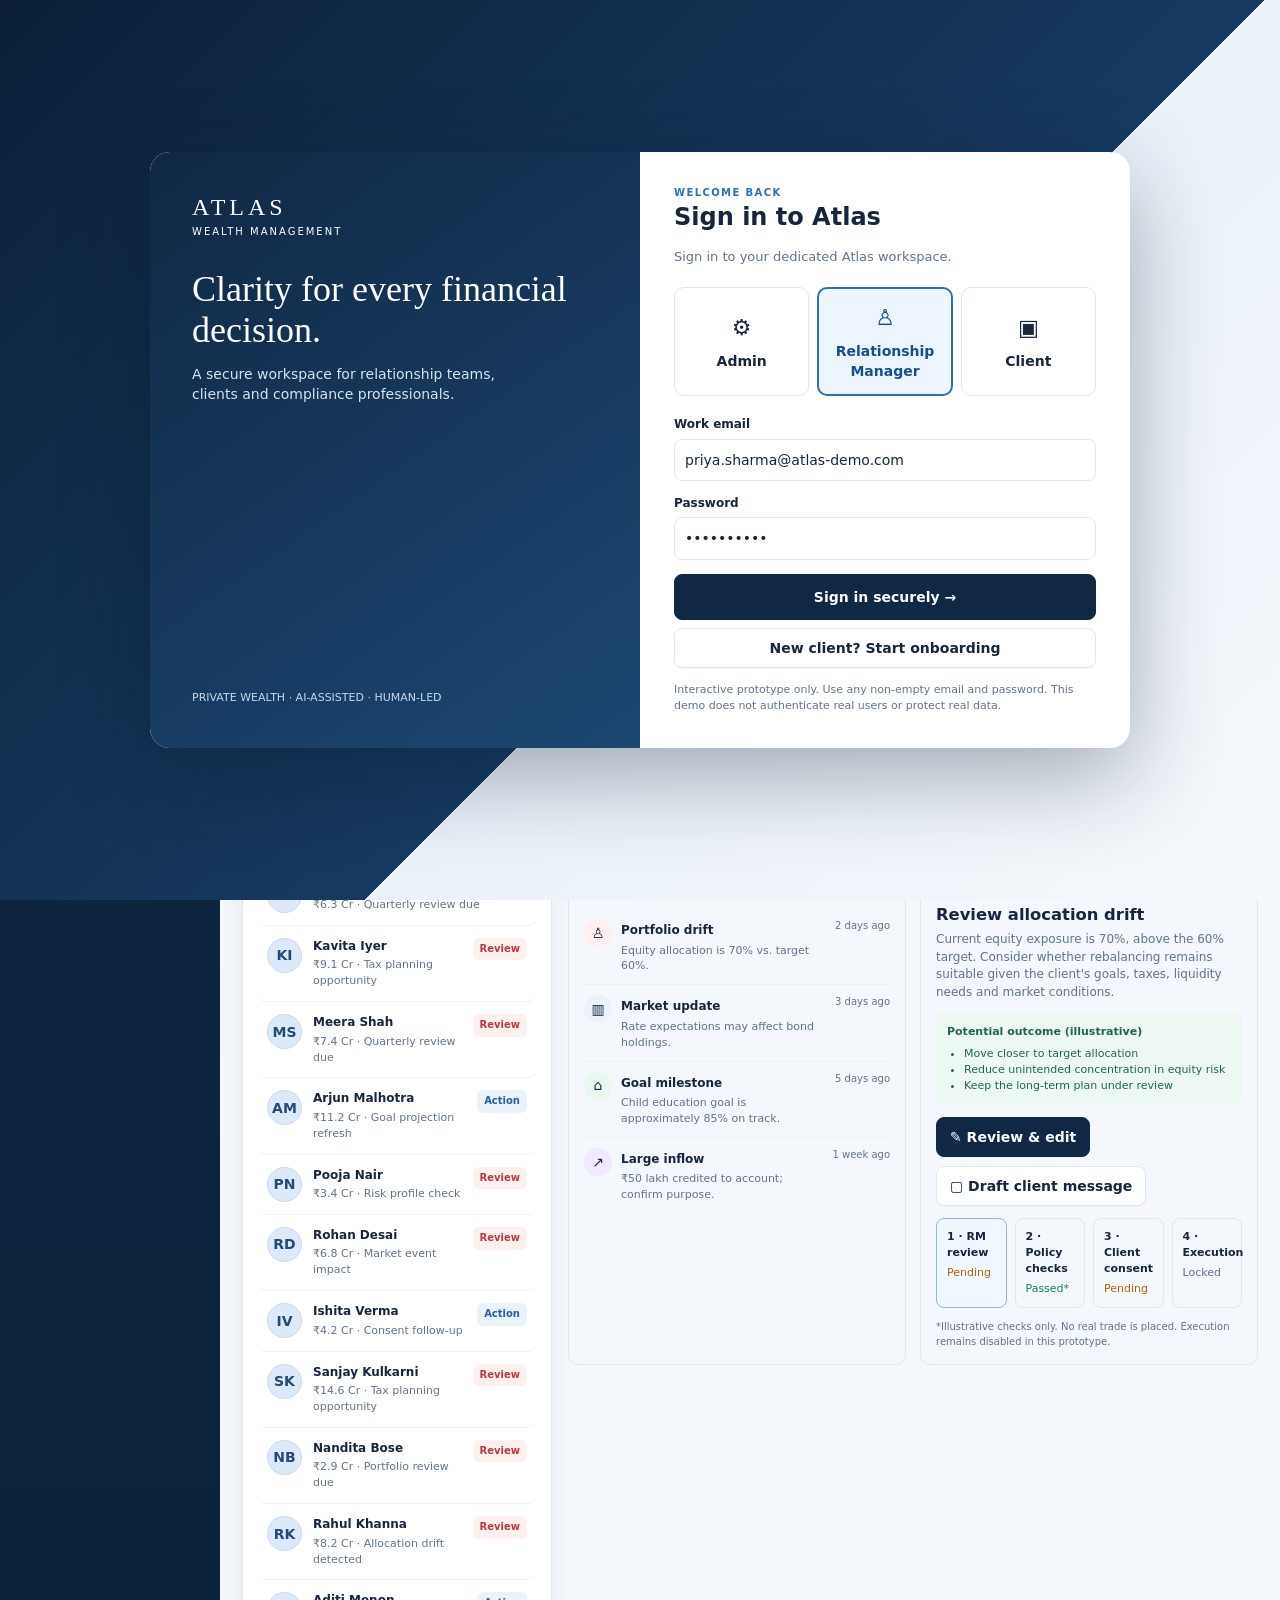
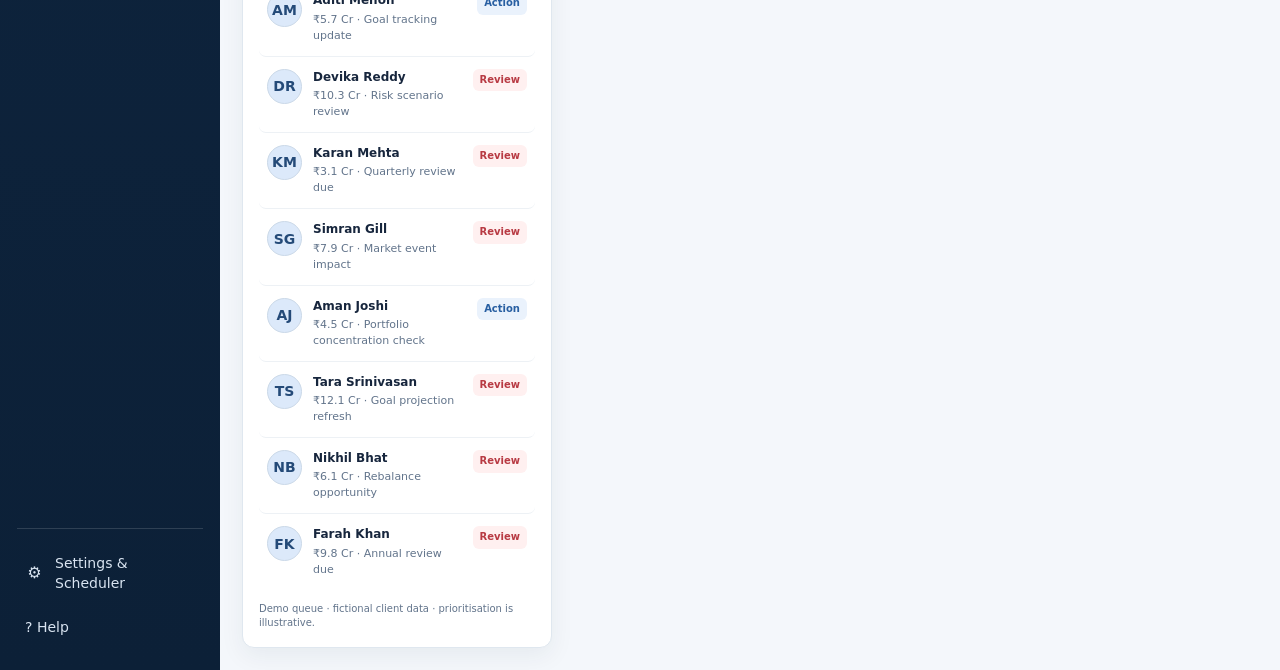
<file: reference/atlas_rm_workbench_original.html>
<!DOCTYPE html>
<html lang="en">
<head>
<meta charset="UTF-8">
<meta name="viewport" content="width=device-width, initial-scale=1">
<title>Atlas Wealth Management — RM Workbench</title>
<style>
:root{--navy:#102844;--navy2:#173a61;--blue:#2e6eb5;--blue2:#eaf2fc;--ink:#17263d;--muted:#62748b;--line:#dfe7ef;--bg:#f4f7fb;--white:#fff;--green:#13845b;--greenbg:#e8f7ef;--amber:#a96507;--amberbg:#fff3dc;--red:#b83a43;--redbg:#fff0f0;--shadow:0 8px 24px #132b4610}
*{box-sizing:border-box}body{margin:0;background:var(--bg);color:var(--ink);font:14px/1.45 Inter,ui-sans-serif,system-ui,-apple-system,BlinkMacSystemFont,"Segoe UI",sans-serif}button,input,select{font:inherit}button{cursor:pointer;border:0}button:focus-visible,input:focus-visible,select:focus-visible{outline:3px solid #8ab8f5;outline-offset:2px}.app{min-height:100vh}.topbar{height:66px;background:linear-gradient(100deg,#0c2037,#183655);color:#fff;display:flex;align-items:center;padding:0 22px;gap:24px;position:sticky;top:0;z-index:5;box-shadow:0 2px 12px #10284425}.brand{width:220px;flex-shrink:0;letter-spacing:3px;font-family:Georgia,serif;font-size:22px}.brand small{display:block;font:9px/1.3 system-ui;letter-spacing:2.4px;opacity:.8}.search{max-width:540px;flex:1;background:#ffffff18;border:1px solid #ffffff20;color:#fff;padding:10px 14px;border-radius:9px}.search::placeholder{color:#d6e0eb}.topright{margin-left:auto;display:flex;align-items:center;gap:14px}.userchip{display:flex;align-items:center;gap:9px;font-size:12px}.avatar{width:34px;height:34px;border-radius:50%;display:grid;place-items:center;background:#dce9fa;color:#244a78;font-weight:750;border:1px solid #cbd9e8}.topbutton{background:#fff;color:var(--navy);padding:9px 13px;border-radius:8px;font-weight:700}.layout{display:grid;grid-template-columns:220px minmax(0,1fr);min-height:calc(100vh - 66px)}.sidebar{background:linear-gradient(180deg,#102844,#0c2037);padding:20px 12px;color:#eaf1fa;display:flex;flex-direction:column;gap:5px}.nav{width:100%;text-align:left;color:#d9e4f1;background:transparent;padding:12px 13px;border-radius:8px;display:flex;gap:11px;align-items:center}.nav:hover,.nav.active{background:#2c5685;color:white}.nav.active{box-shadow:inset 3px 0 #79aefb}.nav .ico{width:20px;text-align:center;font-size:16px}.navsep{height:1px;background:#ffffff24;margin:12px 5px}.sidefoot{margin-top:auto}.main{padding:22px;min-width:0}.pagehead{display:flex;justify-content:space-between;align-items:center;gap:12px;margin-bottom:18px}.eyebrow{color:var(--blue);text-transform:uppercase;letter-spacing:1.4px;font-size:10px;font-weight:800}.pagehead h1{font-size:25px;margin:3px 0 2px;letter-spacing:-.5px}.sub{color:var(--muted);font-size:13px}.actions{display:flex;gap:9px;align-items:center;flex-wrap:wrap}.btn{border:1px solid var(--line);background:#fff;color:var(--ink);border-radius:8px;padding:9px 13px;font-weight:700;box-shadow:0 1px 1px #10284408}.btn:hover{border-color:#91b4e2;background:#f8fbff}.btn.primary{background:var(--navy);color:#fff;border-color:var(--navy)}.btn.primary:hover{background:#214a76}.btn.blue{background:var(--blue);color:#fff;border-color:var(--blue)}.btn.green{background:var(--green);color:#fff;border-color:var(--green)}.btn.danger{color:var(--red);border-color:#f0c8ca}.btn.small{padding:6px 9px;font-size:12px}.tabs{display:flex;gap:5px;border-bottom:1px solid var(--line);margin-bottom:18px}.tab{background:transparent;color:var(--muted);padding:12px 17px;font-weight:750;border-bottom:3px solid transparent}.tab.active{color:var(--navy);border-color:#3b82df}.metrics{display:grid;grid-template-columns:repeat(5,minmax(0,1fr));gap:12px;margin-bottom:17px}.metric,.card{background:#fff;border:1px solid var(--line);border-radius:12px;box-shadow:var(--shadow)}.metric{padding:15px;display:flex;gap:12px;align-items:center}.metric .bubble{width:38px;height:38px;display:grid;place-items:center;border-radius:11px;background:var(--blue2);font-size:18px}.metric strong{display:block;font-size:23px;line-height:1.1}.metric span{font-size:12px;color:var(--muted)}.workgrid{display:grid;grid-template-columns:310px minmax(0,1fr);gap:16px;align-items:start}.card{padding:16px;min-width:0}.cardhead{display:flex;align-items:center;justify-content:space-between;gap:10px;margin-bottom:13px}.cardhead h2,.cardhead h3{margin:0;font-size:16px}.clientfilters{display:flex;gap:5px;flex-wrap:wrap;margin-bottom:10px}.chip{font-size:11px;font-weight:750;border-radius:20px;padding:5px 9px;background:#f0f4f8;color:#52647a}.chip.selected{background:var(--blue2);color:#174e91}.chip.red{background:var(--redbg);color:var(--red)}.chip.amber{background:var(--amberbg);color:var(--amber)}.chip.green{background:var(--greenbg);color:var(--green)}.queue{display:flex;flex-direction:column}.clientrow{display:grid;grid-template-columns:36px minmax(0,1fr) auto;gap:10px;padding:12px 8px;border-bottom:1px solid #edf1f5;cursor:pointer;border-radius:7px}.clientrow:hover{background:#f7faff}.clientrow.active{background:#eaf2fc;box-shadow:inset 3px 0 #3b82df}.clientrow:last-child{border-bottom:0}.clientrow .avatar{width:35px;height:35px}.clientrow strong{display:block;font-size:12px}.clientrow small{display:block;color:var(--muted);font-size:11px;margin-top:2px}.status{align-self:start;font-size:10px;font-weight:800;padding:4px 7px;border-radius:6px;background:var(--amberbg);color:var(--amber)}.status.high{background:var(--redbg);color:var(--red)}.status.info{background:var(--blue2);color:#285fa2}.detail{display:flex;flex-direction:column;gap:15px}.clienthero{display:flex;align-items:center;gap:13px}.clienthero .avatar{width:52px;height:52px;font-size:17px}.clienthero h2{margin:0;font-size:21px}.clienthero .meta{font-size:12px;color:var(--muted);margin-top:4px}.tier{display:inline-block;background:#fff0d5;color:#925400;padding:3px 8px;border-radius:6px;font-size:10px;font-weight:800;margin-left:6px;vertical-align:middle}.section-tabs{display:flex;gap:4px;overflow:auto;border-bottom:1px solid var(--line);margin:0 -16px;padding:0 16px}.section-tabs button{background:transparent;padding:11px 12px;color:var(--muted);font-weight:700;white-space:nowrap;border-bottom:2px solid transparent;font-size:12px}.section-tabs button.active{color:var(--navy);border-color:#3b82df}.summarygrid{display:grid;grid-template-columns:repeat(4,minmax(0,1fr));gap:10px}.summary{padding:13px;border:1px solid var(--line);border-radius:9px}.summary .label{font-size:11px;color:var(--muted)}.summary strong{display:block;font-size:19px;margin:4px 0}.summary small{font-size:11px;color:var(--muted)}.good{color:var(--green)!important}.warn{color:var(--amber)!important}.bad{color:var(--red)!important}.twocol{display:grid;grid-template-columns:minmax(0,1fr) minmax(0,1fr);gap:14px}.chartcard{padding:15px;border:1px solid var(--line);border-radius:10px;min-width:0}.charttitle{display:flex;justify-content:space-between;gap:8px;align-items:center;font-weight:800;margin-bottom:12px}.allocation{display:flex;align-items:center;gap:20px}.donut{width:132px;height:132px;flex-shrink:0;border-radius:50%;background:conic-gradient(#245b9d 0 70%,#8eb6ec 70% 90%,#8392a6 90% 95%,#d9e7fa 95% 100%);position:relative;display:grid;place-items:center}.donut:after{content:"";position:absolute;inset:25px;background:#fff;border-radius:50%}.donutlabel{position:relative;z-index:1;text-align:center;font-weight:800;font-size:16px}.donutlabel small{display:block;font-size:10px;color:var(--muted);font-weight:500}.legend{display:flex;flex-direction:column;gap:8px;flex:1}.legendrow{display:grid;grid-template-columns:9px minmax(0,1fr) auto;gap:7px;align-items:center;font-size:12px}.dot{width:8px;height:8px;border-radius:2px;background:#245b9d}.dot.bonds{background:#8eb6ec}.dot.alt{background:#8392a6}.dot.cash{background:#d9e7fa}.legendrow span:nth-child(2){color:var(--muted)}.legendrow b{font-size:12px}.alert{padding:12px;border-radius:9px;background:var(--redbg);border:1px solid #f4d1d3;margin-bottom:10px}.alert strong{display:block;color:#9b2730;font-size:13px}.alert p{font-size:12px;color:#75424a;margin:5px 0 9px}.recommend{background:linear-gradient(120deg,#f3f7ff,#fff);border:1px solid #d7e5f8;border-radius:10px;padding:14px}.recommendhead{display:flex;justify-content:space-between;gap:8px;align-items:center}.recommend h3{margin:9px 0 5px;font-size:16px}.recommend p{font-size:12px;color:var(--muted);margin:5px 0 11px}.recommend ul{margin:8px 0 13px;padding-left:17px;font-size:12px;color:#40536a}.workflow{display:grid;grid-template-columns:repeat(4,minmax(0,1fr));gap:8px;margin-top:12px}.step{border:1px solid var(--line);padding:10px;border-radius:8px;font-size:11px}.step b{display:block;margin-bottom:4px}.step.current{border-color:#8eb6ec;background:#f1f7ff}.step.done{border-color:#a6dbc3;background:#f0fbf5}.events{display:flex;flex-direction:column;gap:0}.event{display:grid;grid-template-columns:28px minmax(0,1fr) auto;gap:9px;padding:10px 0;border-bottom:1px solid #edf1f5}.event:last-child{border-bottom:0}.eventicon{width:28px;height:28px;border-radius:50%;background:var(--blue2);display:grid;place-items:center}.event strong{font-size:12px}.event p{font-size:11px;color:var(--muted);margin:3px 0 0}.event time{font-size:10px;color:var(--muted);white-space:nowrap}.view{display:none}.view.active{display:block}.subview{display:none}.subview.active{display:block}.progressbar{height:7px;background:#e9eff5;border-radius:20px;overflow:hidden}.progressbar span{display:block;height:100%;background:#2e8b67;border-radius:20px}.goalrow{display:grid;grid-template-columns:minmax(0,1fr) 100px 45px;gap:12px;align-items:center;padding:12px 0;border-bottom:1px solid #edf1f5}.goalrow:last-child{border-bottom:0}.goalrow strong{font-size:12px}.goalrow small{display:block;color:var(--muted);font-size:11px}.risklist{display:flex;flex-direction:column;gap:9px}.riskitem{display:flex;justify-content:space-between;gap:12px;padding:11px;border:1px solid var(--line);border-radius:8px}.riskitem strong{font-size:12px}.riskitem small{display:block;color:var(--muted);margin-top:3px}.tablewrap{overflow:auto}table{width:100%;border-collapse:collapse;font-size:12px}th{text-align:left;background:#f7f9fc;color:#5a6b80;font-size:10px;text-transform:uppercase;letter-spacing:.5px}th,td{padding:11px 10px;border-bottom:1px solid #e9eef4;white-space:nowrap}td.details{white-space:normal;min-width:190px}.pass{color:var(--green);font-weight:800}.pending{color:var(--amber);font-weight:800}.pill{padding:4px 7px;border-radius:5px;font-size:10px;font-weight:800;background:var(--greenbg);color:var(--green)}.pill.pending{background:var(--amberbg);color:var(--amber)}.pill.red{background:var(--redbg);color:var(--red)}.two-panel{display:grid;grid-template-columns:1.2fr .8fr;gap:15px}.checkrow{display:flex;align-items:center;gap:9px;padding:10px 0;border-bottom:1px solid #edf1f5;font-size:12px}.checkrow:last-child{border-bottom:0}.checkmark{width:20px;height:20px;display:grid;place-items:center;border-radius:50%;background:var(--greenbg);color:var(--green);font-weight:900}.checkmark.pending{background:var(--amberbg);color:var(--amber)}.checkrow .right{margin-left:auto;white-space:nowrap}.clientpreview{background:#f8fafc;border:1px solid var(--line);border-radius:10px;padding:18px}.clientpreview .brandmini{font-family:Georgia,serif;letter-spacing:2px;color:var(--navy);font-size:15px}.clientpreview h3{font-size:19px;margin:18px 0 7px}.clientpreview p{font-size:12px;color:var(--muted)}.clientpreview .callout{background:#eaf3ff;border-radius:9px;padding:13px;margin:13px 0}.auditfilters{display:flex;gap:8px;flex-wrap:wrap;margin-bottom:14px}.auditfilters select,.auditfilters input{padding:8px 10px;border:1px solid var(--line);border-radius:7px;background:white;color:var(--ink)}.archgrid{display:grid;grid-template-columns:repeat(5,minmax(0,1fr));gap:10px}.archnode{border:1px solid var(--line);border-radius:10px;padding:13px;background:#fff;position:relative}.archnode h3{font-size:12px;margin:0 0 9px;color:var(--navy)}.archnode ul{padding-left:16px;margin:0;color:var(--muted);font-size:11px}.archnode li{margin:5px 0}.archnode:not(:last-child):after{content:"→";position:absolute;right:-12px;top:45%;font-size:18px;color:#5d86b8;z-index:2}.calloutnote{padding:11px 13px;border-radius:8px;background:#f0f6ff;color:#365a83;font-size:12px;margin-top:12px}.modalback{display:none;position:fixed;inset:0;background:#07182ab3;z-index:10;align-items:center;justify-content:center;padding:20px}.modalback.open{display:flex}.modal{background:#fff;border-radius:14px;width:min(720px,100%);max-height:90vh;overflow:auto;box-shadow:0 20px 70px #0004}.modalhead{padding:18px 22px;border-bottom:1px solid var(--line);display:flex;justify-content:space-between;align-items:center}.modalhead h2{margin:0;font-size:18px}.modalbody{padding:22px}.modalfoot{padding:15px 22px;border-top:1px solid var(--line);display:flex;justify-content:space-between;gap:10px;flex-wrap:wrap}.close{background:#f0f3f7;border-radius:7px;width:32px;height:32px;font-size:18px}.field{display:flex;flex-direction:column;gap:5px;margin:12px 0}.field label{font-size:12px;font-weight:750}.field input,.field select,.field textarea{border:1px solid var(--line);border-radius:8px;padding:10px;background:#fff;color:var(--ink)}.field textarea{min-height:75px;resize:vertical}.notice{padding:11px 13px;border-radius:8px;background:var(--amberbg);color:#79520e;font-size:12px;margin:10px 0}.toast{position:fixed;bottom:20px;right:20px;background:#112b47;color:white;padding:13px 18px;border-radius:10px;box-shadow:0 10px 30px #0003;display:none;z-index:20;max-width:340px}.toast.show{display:block;animation:fade 3.4s forwards}@keyframes fade{0%,75%{opacity:1}100%{opacity:0}}.muted{color:var(--muted)}.footnote{font-size:10px;color:var(--muted);margin-top:12px}.hidden{display:none!important}

.login-gate{position:fixed;inset:0;z-index:100;background:linear-gradient(135deg,#0b2038 0%,#173a61 58%,#eaf1f9 58%,#f5f8fc 100%);display:flex;align-items:center;justify-content:center;padding:22px}.login-shell{width:min(980px,100%);display:grid;grid-template-columns:1fr 1fr;background:#fff;border-radius:20px;overflow:hidden;box-shadow:0 28px 90px #06172b55}.login-brand{padding:42px;background:linear-gradient(145deg,#102844,#1c4773);color:white;display:flex;flex-direction:column;justify-content:space-between;min-height:520px}.login-brand h1{font:36px/1.12 Georgia,serif;margin:30px 0 12px}.login-brand p{color:#d5e3f2;max-width:340px}.login-right{padding:34px}.rolecards{display:grid;grid-template-columns:repeat(3,1fr);gap:8px;margin:20px 0}.rolecard{border:1px solid var(--line);background:#fff;border-radius:10px;padding:13px 7px;text-align:center;color:var(--ink);font-weight:750}.rolecard span{display:block;font-size:22px;margin-bottom:7px}.rolecard.selected{border:2px solid #2e6eb5;background:#edf5ff;color:#174e91}.login-right h2{margin:0;font-size:24px}.login-right .field{margin:14px 0}.login-note{font-size:11px;color:var(--muted);margin-top:14px}.scheduler-grid{display:grid;grid-template-columns:1fr 1fr;gap:16px}.schedule-option{border:1px solid var(--line);padding:14px;border-radius:10px;background:#fff}.schedule-option h3{margin:0 0 6px;font-size:14px}.days{display:flex;flex-wrap:wrap;gap:6px}.days label{border:1px solid var(--line);border-radius:7px;padding:7px 9px;font-size:12px}.days input{margin-right:4px}.schedule-summary{background:#eef5fd;border:1px solid #d5e5f8;padding:15px;border-radius:10px}.role-tag{font-size:10px;background:#e7f0fb;color:#244f7e;padding:5px 8px;border-radius:6px;font-weight:800}@media(max-width:700px){.login-shell{grid-template-columns:1fr}.login-brand{min-height:220px;padding:25px}.login-brand h1{font-size:28px;margin:18px 0 8px}.login-right{padding:24px}.scheduler-grid{grid-template-columns:1fr}}

@media(max-width:1200px){.layout{grid-template-columns:180px minmax(0,1fr)}.brand{width:180px}.metrics{grid-template-columns:repeat(3,minmax(0,1fr))}.workgrid{grid-template-columns:270px minmax(0,1fr)}.summarygrid{grid-template-columns:repeat(2,minmax(0,1fr))}.archgrid{grid-template-columns:repeat(3,minmax(0,1fr))}.archnode:after{display:none}}
@media(max-width:850px){.topbar{padding:0 12px;gap:10px}.brand{width:auto;font-size:17px}.brand small{font-size:7px}.search{display:none}.layout{grid-template-columns:1fr}.sidebar{position:sticky;top:66px;z-index:4;flex-direction:row;overflow:auto;padding:7px;gap:3px}.nav{white-space:nowrap;width:auto;padding:9px}.nav .ico{width:auto}.navsep,.sidefoot{display:none}.main{padding:13px}.workgrid,.twocol,.two-panel{grid-template-columns:1fr}.queue{display:grid;grid-template-columns:repeat(2,minmax(0,1fr))}.clientrow{grid-template-columns:30px minmax(0,1fr) auto}.metrics{grid-template-columns:repeat(2,minmax(0,1fr))}.archgrid{grid-template-columns:repeat(2,minmax(0,1fr))}.workflow{grid-template-columns:repeat(2,minmax(0,1fr))}.pagehead{align-items:flex-start;flex-direction:column}}
@media(max-width:520px){.userchip span{display:none}.topbutton{padding:8px;font-size:11px}.main{padding:10px}.metrics{gap:7px}.metric{padding:10px;gap:8px}.metric strong{font-size:20px}.metric span{font-size:10px}.queue{grid-template-columns:1fr}.summarygrid{grid-template-columns:repeat(2,minmax(0,1fr))}.allocation{gap:12px}.donut{width:100px;height:100px}.donut:after{inset:20px}.archgrid{grid-template-columns:1fr}.tabs .tab{padding:10px 8px;font-size:12px}.clienthero h2{font-size:18px}}
.view{display:none}.view.active{display:block}body[data-role="Client"] .sidebar,body[data-role="Client"] .topbutton,body[data-role="Client"] .userchip{display:none!important}body[data-role="Client"] .app>.topbar{display:none!important}body[data-role="Client"] .layout{margin:0!important}body[data-role="Client"] .layout{display:block}body[data-role="Client"] .main{margin:0 auto;max-width:1100px}body[data-role="RM"] #adminPermissions{display:none!important}body[data-role="Client"] #view-clientview .tabs,body[data-role="Client"] #view-clientview .actions{display:none}body[data-role="Admin"] .sidebar .nav[data-access="rm"]{display:none!important}body[data-role="Admin"] .sidebar .nav[data-access="settings"]{display:block!important}body[data-role="RM"] .sidebar .nav[data-access="admin"]{display:none!important}</style>
</head>
<body>

<div class="login-gate" id="loginGate">
 <div class="login-shell">
  <div class="login-brand"><div><div style="letter-spacing:4px;font:24px Georgia,serif">ATLAS</div><div style="letter-spacing:2px;font-size:10px;margin-top:4px">WEALTH MANAGEMENT</div><h1>Clarity for every financial decision.</h1><p>A secure workspace for relationship teams, clients and compliance professionals.</p></div><div style="font-size:11px;color:#c5d8eb">PRIVATE WEALTH · AI-ASSISTED · HUMAN-LED</div></div>
  <div class="login-right"><div class="eyebrow">Welcome back</div><h2>Sign in to Atlas</h2><p class="sub">Sign in to your dedicated Atlas workspace.</p>
   <div class="rolecards"><button class="rolecard" data-role="Admin" onclick="chooseRole('Admin',this)"><span>⚙</span>Admin</button><button class="rolecard selected" data-role="RM" onclick="chooseRole('RM',this)"><span>♙</span>Relationship<br>Manager</button><button class="rolecard" data-role="Client" onclick="chooseRole('Client',this)"><span>▣</span>Client</button></div>
   <div class="field"><label for="loginEmail">Work email</label><input id="loginEmail" type="email" value="priya.sharma@atlas-demo.com" placeholder="name@company.com" style="width:100%"></div>
   <div class="field"><label for="loginPassword">Password</label><input id="loginPassword" type="password" value="atlas-demo" placeholder="Enter password" style="width:100%"></div>
   <button class="btn primary" style="width:100%;padding:12px" onclick="demoLogin()">Sign in securely →</button><button class="btn" style="width:100%;margin-top:8px" onclick="startClientSignup()">New client? Start onboarding</button>
   <div class="login-note">Interactive prototype only. Use any non-empty email and password. This demo does not authenticate real users or protect real data.</div>
  </div>
 </div>
</div>

<div class="app" id="appShell">
<header class="topbar">
  <div class="brand">ATLAS<small>WEALTH MANAGEMENT</small></div>
  <input class="search" id="globalSearch" placeholder="⌕  Search clients, portfolios, or ask a question..." aria-label="Search clients">
  <div class="topright">
    <button class="topbutton" onclick="openAsk()">✦ Ask Atlas AI</button>
    <button class="topbutton" onclick="toast('You have 3 review reminders and 1 consent item pending.')">♧ <span style="color:#c43b45">3</span></button><button class="topbutton" onclick="logoutDemo()">Sign out</button>
    <div class="userchip"><div class="avatar">PS</div><span><b>Priya Sharma</b><br><span style="opacity:.7">Relationship Manager</span></span></div>
  </div>
</header>
<div class="layout">
<aside class="sidebar">
  <button class="nav" data-access="rm" onclick="setMain('home',this)"><span class="ico">⌂</span>Home</button>
  <button class="nav active" data-access="rm" onclick="setMain('workbench',this)"><span class="ico">▦</span>RM Workbench</button>
  <button class="nav" data-access="rm" onclick="setMain('clients',this)"><span class="ico">♙</span>Clients</button>
  <button class="nav" data-access="rm" onclick="setMain('insights',this)"><span class="ico">✧</span>AI Insights</button>
  <button class="nav" data-access="rm" onclick="setMain('research',this)"><span class="ico">◎</span>Research & Market</button>
  <button class="nav" data-access="rm" onclick="setMain('tasks',this)"><span class="ico">☷</span>Tasks <span class="chip red">3</span></button>
  <button class="nav" data-access="rm" onclick="setMain('reports',this)"><span class="ico">▤</span>Reports</button>
  <div class="navsep"></div>
  <button class="nav" data-access="admin" onclick="setView('compliance')"><span class="ico">♧</span>Compliance View</button>
  <div class="sidefoot"><div class="navsep"></div><button class="nav" data-access="settings" onclick="setView('settings',this)"><span class="ico">⚙</span>Settings & Scheduler</button><button class="nav" onclick="toast('Demo help: use the tabs and action buttons to explore.')">? Help</button></div>
</aside>

<section class="view" id="view-onboarding" style="max-width:900px;margin:30px auto;padding:24px"><div class="pagehead"><div><div class="eyebrow">Client onboarding · Atlas Wealth Management</div><h1>Consent & authorisation</h1><div class="sub">Review the terms before activating AI-assisted portfolio monitoring.</div></div></div><div class="card" style="padding:18px;margin-bottom:14px"><div class="field"><label for="onboardingClientEmail">New client email / account ID</label><input id="onboardingClientEmail" type="email" placeholder="you@example.com" style="width:100%" required></div><div class="footnote">New clients complete consent once during onboarding. Existing clients sign in directly and are not asked to consent again in this demo.</div></div><div class="card" style="padding:24px"><div class="notice" style="border-left:4px solid #4b8f77;background:#edf7f2;padding:18px;font-size:16px;color:#173e32"><strong>IMPORTANT: To help optimise your portfolio against your financial goals, your consent is needed for Atlas Wealth Management’s agentic AI to continuously monitor your portfolio, analyse market developments and prepare adjustment recommendations. Every proposed portfolio adjustment remains subject to review and approval by your Relationship Manager. The AI will not independently execute trades.</strong></div><h2>What you are consenting to</h2><ul><li>Analysis of portfolio holdings and relevant financial information you have authorised Atlas to use.</li><li>Continuous or scheduled monitoring of allocation, risk, goal progress and relevant market events.</li><li>AI-assisted recommendations and explanations for your Relationship Manager.</li><li>Recording of consent, reviews, approvals and related actions for governance and audit purposes.</li></ul><h3>Important terms and safeguards</h3><p class="muted">This prototype wording is illustrative, not legal advice or a SEBI-approved agreement. Production wording must be reviewed by Atlas compliance and legal teams and aligned with applicable SEBI regulations, privacy requirements, client mandate, risk profiling, suitability and approved terms. Consent does not guarantee returns or authorise the AI to trade independently.</p><div class="field"><label><input type="checkbox" id="consentTerms"> I have read and agree to the applicable Terms & Conditions and privacy notice.</label></div><div class="field"><label><input type="checkbox" id="consentAI"> I consent to AI-assisted continuous portfolio monitoring, analysis and recommendation drafting, with Relationship Manager review and approval required for proposed adjustments.</label></div><div class="actions"><button class="btn" onclick="logoutDemo()">Cancel / sign out</button><button class="btn primary" onclick="acceptOnboardingConsent()">Accept and continue →</button></div><div class="footnote">Demo only: acceptance is stored in this page session and is not a legally valid consent record.</div></div></section>

<section class="view" id="view-clientportal" style="max-width:1100px;margin:30px auto;padding:24px"><div class="pagehead"><div><div class="eyebrow">Secure client portal</div><h1 id="portalGreeting">Welcome, Ramesh Agarwal</h1><div class="sub">Your portfolio and transaction history, linked to the account you signed in with.</div></div><button class="btn" onclick="logoutDemo()">Sign out</button></div><div class="metrics"><div class="metric"><div class="bubble">₹</div><div><strong id="portalAum">₹9.4 Cr</strong><span>Total portfolio value</span></div></div><div class="metric"><div class="bubble">↗</div><div><strong>+7.8%</strong><span>Illustrative 1-year return</span></div></div><div class="metric"><div class="bubble">▤</div><div><strong>6</strong><span>Investment holdings</span></div></div></div><div class="card" style="margin-top:16px"><div class="cardhead"><div><h2>Your portfolio</h2><div class="sub">Illustrative holdings linked to this demo client account</div></div><span class="pill">Read-only</span></div><div class="tablewrap"><table><thead><tr><th>Asset / investment</th><th>Asset class</th><th>Current value</th><th>Portfolio share</th></tr></thead><tbody id="portalHoldings"><tr><td>Atlas Large Cap Fund</td><td>Equity</td><td>₹2.8 Cr</td><td>29.8%</td></tr><tr><td>Government & corporate bonds</td><td>Fixed income</td><td>₹2.1 Cr</td><td>22.3%</td></tr><tr><td>Global Equity Fund</td><td>International equity</td><td>₹1.5 Cr</td><td>16.0%</td></tr><tr><td>Balanced Advantage Fund</td><td>Hybrid</td><td>₹1.2 Cr</td><td>12.8%</td></tr><tr><td>Listed shares</td><td>Equity</td><td>₹1.0 Cr</td><td>10.6%</td></tr><tr><td>Cash & liquid funds</td><td>Cash</td><td>₹0.8 Cr</td><td>8.5%</td></tr></tbody></table></div></div><div class="card" style="margin-top:16px"><div class="cardhead"><div><h2>Previous transactions</h2><div class="sub">Transaction history for the signed-in account</div></div></div><div class="tablewrap"><table><thead><tr><th>Date</th><th>Transaction</th><th>Investment</th><th>Amount</th><th>Status</th></tr></thead><tbody id="portalTransactions"><tr><td>12 Oct 2026</td><td>Purchase</td><td>Atlas Large Cap Fund</td><td>₹5,00,000</td><td><span class="pill">Completed</span></td></tr><tr><td>28 Sep 2026</td><td>Dividend</td><td>Government & corporate bonds</td><td>₹82,500</td><td><span class="pill">Credited</span></td></tr><tr><td>03 Sep 2026</td><td>Redemption</td><td>Balanced Advantage Fund</td><td>₹2,00,000</td><td><span class="pill">Completed</span></td></tr><tr><td>19 Aug 2026</td><td>Purchase</td><td>Global Equity Fund</td><td>₹3,50,000</td><td><span class="pill">Completed</span></td></tr></tbody></table></div><div class="footnote">All holdings and transactions shown here are fictional demo data. Production must retrieve records only after server-side identity and account-ownership checks.</div></div></section>
<main class="main">
<section class="view active" id="view-workbench">
  <div class="pagehead"><div><div class="eyebrow">Relationship Manager Workspace</div><h1>Good afternoon, Priya</h1><div class="sub">Your client priorities, AI-assisted recommendations and approvals in one place.</div></div><div class="actions"><button class="btn" onclick="toast('Report generated in demo mode.')">↓ Export queue</button><button class="btn primary" onclick="openAsk()">✦ Ask Atlas AI</button></div></div>
  <div class="metrics">
    <div class="metric"><div class="bubble" style="background:#fff0f0">♧</div><div><strong>8</strong><span>Clients need attention</span></div></div>
    <div class="metric"><div class="bubble" style="background:#fff3dc">◷</div><div><strong id="approvalCount">3</strong><span>Awaiting your approval</span></div></div>
    <div class="metric"><div class="bubble">✦</div><div><strong>12</strong><span>AI recommendations</span></div></div>
    <div class="metric"><div class="bubble" style="background:#e8f7ef">▤</div><div><strong id="consentCount">1</strong><span>Consent pending</span></div></div>
    <div class="metric"><div class="bubble" style="background:#e8f7ef">✓</div><div><strong>0</strong><span>Open compliance issues</span></div></div>
  </div>
  <div class="workgrid">
    <section class="card">
      <div class="cardhead"><h2>Client Queue</h2><button class="btn small" onclick="toggleFilters()">⚑ Filters</button></div>
      <div class="clientfilters" id="queueFilters"><button class="chip selected" onclick="filterQueue('all',this)">All (24)</button><button class="chip" onclick="filterQueue('review',this)">Needs attention (8)</button><button class="chip" onclick="filterQueue('approval',this)">Awaiting approval (3)</button></div>
      <div class="field hidden" id="filterSearch"><input id="queueSearch" placeholder="Filter by client name…" oninput="searchQueue()"></div>
      <div class="queue" id="queue">
        <div class="clientrow active" data-name="rajesh menon" data-kind="review" onclick="selectClient('Rajesh Menon',this)"><div class="avatar">RM</div><div><strong>Rajesh Menon</strong><small>₹5.2 Cr · Portfolio drift detected</small></div><span class="status high">Review</span></div>
        <div class="clientrow" data-name="ananya singh" data-kind="review" onclick="selectClient('Ananya Singh',this)"><div class="avatar">AS</div><div><strong>Ananya Singh</strong><small>₹12.4 Cr · Market event impact</small></div><span class="status">Action</span></div>
        <div class="clientrow" data-name="vikram kapoor" data-kind="approval" onclick="selectClient('Vikram Kapoor',this)"><div class="avatar">VK</div><div><strong>Vikram Kapoor</strong><small>₹3.8 Cr · Goal tracking update</small></div><span class="status info">Info</span></div>
        <div class="clientrow" data-name="sneha patel" data-kind="review" onclick="selectClient('Sneha Patel',this)"><div class="avatar">SP</div><div><strong>Sneha Patel</strong><small>₹8.6 Cr · Rebalance opportunity</small></div><span class="status high">Review</span></div>
        <div class="clientrow" data-name="daniel gonsalves" data-kind="review" onclick="selectClient('Daniel Gonsalves',this)"><div class="avatar">DG</div><div><strong>Daniel Gonsalves</strong><small>₹2.1 Cr · Risk level increased</small></div><span class="status high">Review</span></div>
        <div class="clientrow" data-name="neha prakash" data-kind="approval" onclick="selectClient('Neha Prakash',this)"><div class="avatar">NP</div><div><strong>Neha Prakash</strong><small>₹4.7 Cr · Consent pending</small></div><span class="status">Consent</span></div>
        <div class="clientrow" data-name="abhishek rao" data-kind="review" onclick="selectClient('Abhishek Rao',this)"><div class="avatar">AR</div><div><strong>Abhishek Rao</strong><small>₹6.3 Cr · Quarterly review due</small></div><span class="status info">Info</span></div>
        <div class="clientrow" data-name="kavita iyer" data-kind="review" onclick="selectClient('Kavita Iyer',this)"><div class="avatar">KI</div><div><strong>Kavita Iyer</strong><small>₹9.1 Cr · Tax planning opportunity</small></div><span class="status high">Review</span></div>
      </div>
      <div class="footnote">Demo queue · fictional client data · prioritisation is illustrative.</div>
    </section>
    <section class="detail">
      <div class="card">
        <div class="cardhead" style="margin-bottom:14px"><div class="clienthero"><div class="avatar" id="heroAvatar">RM</div><div><h2 id="heroName">Rajesh Menon <span class="tier">Tier 1</span></h2><div class="meta">Client since 2018 &nbsp; | &nbsp; AUM <b id="heroAum">₹5.2 Cr</b></div></div></div><div class="actions"><button class="btn small" onclick="toast('Legacy CRM opens read-only in this prototype.')">View in CRM ↗</button><button class="btn primary small" data-access="rm" onclick="setView('clientview')">Client View →</button></div></div>
        <div class="section-tabs"><button class="active" onclick="setSubtab('overview',this)">Overview</button><button onclick="setSubtab('recommendations',this)">AI Recommendations (3)</button><button onclick="setSubtab('portfolio',this)">Portfolio</button><button onclick="setSubtab('goals',this)">Goals</button><button onclick="setSubtab('risk',this)">Risk & Suitability</button><button onclick="setSubtab('activity',this)">Activity & Notes</button></div>
        <div class="subview active" id="sub-overview">
          <div class="summarygrid" style="margin-top:13px">
            <div class="summary"><div class="label">Portfolio value</div><strong id="summaryAum">₹5.2 Cr</strong><small class="good">↑ 6.3% vs. 3 months ago</small></div>
            <div class="summary"><div class="label">Risk profile</div><strong>Moderate</strong><small>Last reviewed 12 Jan 2025</small></div>
            <div class="summary"><div class="label">Key goals</div><strong>3 active</strong><small>Retirement, Education, Legacy</small></div>
            <div class="summary"><div class="label">Next meeting</div><strong>28 Apr 2025</strong><small>Quarterly portfolio review</small></div>
          </div>
        </div>
        <div class="subview" id="sub-recommendations"><div class="risklist" style="margin-top:13px"><div class="riskitem"><div><strong>Rebalance to target allocation</strong><small>Equities 70% vs target 60% · Draft</small></div><button class="btn small primary" onclick="openReview()">Review</button></div><div class="riskitem"><div><strong>Market event impact review</strong><small>Recent interest-rate signals may affect bond exposure</small></div><button class="btn small" onclick="toast('Illustrative market impact detail opened.')">Details</button></div><div class="riskitem"><div><strong>Education goal check-in</strong><small>Goal is approximately 85% on track</small></div><button class="btn small" onclick="toast('Goal projection detail opened.')">Details</button></div></div></div>
        <div class="subview" id="sub-portfolio"><div class="twocol" style="margin-top:13px"><div class="chartcard"><div class="charttitle">Current vs target allocation</div><div class="risklist"><div class="riskitem"><strong>Equities</strong><span>70% <span class="bad">(+10 pp)</span></span></div><div class="riskitem"><strong>Bonds</strong><span>20% <span class="warn">(-20 pp)</span></span></div><div class="riskitem"><strong>Alternatives</strong><span>5%</span></div><div class="riskitem"><strong>Cash</strong><span>5%</span></div></div></div><div class="chartcard"><div class="charttitle">Holdings & history</div><p class="muted">Portfolio records are connected through the data foundation. Values here are fictional demonstration data.</p><button class="btn small" onclick="toast('Holdings history is illustrative in this demo.')">View holdings history</button></div></div></div>
        <div class="subview" id="sub-goals"><div style="margin-top:13px"><div class="goalrow"><div><strong>Retirement at age 60</strong><small>Target ₹8 Cr · 14 years</small></div><div class="progressbar"><span style="width:76%"></span></div><b>76%</b></div><div class="goalrow"><div><strong>Child education</strong><small>Target ₹80 lakh · 8 years</small></div><div class="progressbar"><span style="width:85%"></span></div><b>85%</b></div><div class="goalrow"><div><strong>Wealth transfer</strong><small>Estate planning review</small></div><div class="progressbar"><span style="width:45%"></span></div><b>45%</b></div></div></div>
        <div class="subview" id="sub-risk"><div class="risklist" style="margin-top:13px"><div class="riskitem"><div><strong>Risk profile fit</strong><small>Moderate risk profile · long-term horizon</small></div><span class="pill">Pass</span></div><div class="riskitem"><div><strong>Concentration check</strong><small>Single issuer and sector exposure checks</small></div><span class="pill">Pass</span></div><div class="riskitem"><div><strong>Suitability assessment</strong><small>Reconfirm profile before recommendation is finalised</small></div><span class="pill pending">Review required</span></div><div class="riskitem"><div><strong>Client consent</strong><small>Consent needed before any authorised execution</small></div><span class="pill pending">Pending</span></div></div></div>
        <div class="subview" id="sub-activity"><div class="events" style="margin-top:10px"><div class="event"><div class="eventicon">✦</div><div><strong>AI detected allocation drift</strong><p>Draft recommendation created for adviser review.</p></div><time>Today</time></div><div class="event"><div class="eventicon">▤</div><div><strong>Quarterly review notes</strong><p>Client prefers moderate risk and long-term growth.</p></div><time>12 Jan</time></div><div class="event"><div class="eventicon">✓</div><div><strong>Risk profile confirmed</strong><p>Stored in client context model.</p></div><time>12 Jan</time></div></div><button class="btn small" style="margin-top:10px" onclick="openNotes()">＋ Add adviser note</button></div>
      </div>
      <div class="twocol">
        <div class="chartcard">
          <div class="charttitle">Portfolio Allocation <span class="muted" style="font-size:11px;font-weight:500">Target: 60% Equity / 40% Bonds</span></div>
          <div class="allocation"><div class="donut"><div class="donutlabel" id="donutValue">₹5.2 Cr<small>Total portfolio</small></div></div><div class="legend"><div class="legendrow"><span class="dot"></span><span>Equities</span><b>70% <span class="bad">↑</span></b></div><div class="legendrow"><span class="dot bonds"></span><span>Bonds</span><b>20%</b></div><div class="legendrow"><span class="dot alt"></span><span>Alternatives</span><b>5%</b></div><div class="legendrow"><span class="dot cash"></span><span>Cash</span><b>5%</b></div></div></div>
        </div>
        <div class="chartcard">
          <div class="charttitle">Performance (illustrative) <div class="actions"><button class="chip selected" onclick="setPeriod('1Y',this)">1Y</button><button class="chip" onclick="setPeriod('3Y',this)">3Y</button><button class="chip" onclick="setPeriod('5Y',this)">5Y</button></div></div>
          <div style="display:flex;gap:15px;font-size:11px;margin-bottom:8px"><span>● Portfolio <b class="good" id="performanceValue">+8.2%</b></span><span style="color:#8eb6ec">● Benchmark +6.1%</span></div>
          <svg viewBox="0 0 440 125" width="100%" role="img" aria-label="Illustrative portfolio performance line chart"><g stroke="#e7edf4" stroke-width="1"><path d="M25 20H430 M25 50H430 M25 80H430 M25 110H430"/></g><g fill="#73839a" font-size="9"><text x="1" y="23">20%</text><text x="1" y="53">10%</text><text x="8" y="83">0%</text><text x="1" y="113">-10%</text></g><path d="M25 93 L42 92 L58 95 L75 85 L91 88 L107 81 L124 80 L140 74 L157 78 L173 66 L190 70 L206 61 L223 67 L239 55 L256 60 L272 51 L289 54 L305 42 L322 48 L338 38 L355 44 L371 33 L388 39 L405 28 L430 31" fill="none" stroke="#174f96" stroke-width="2.6" stroke-linecap="round"/><path d="M25 99 L42 98 L58 96 L75 94 L91 93 L107 91 L124 90 L140 87 L157 88 L173 82 L190 84 L206 80 L223 82 L239 76 L256 77 L272 72 L289 74 L305 69 L322 70 L338 65 L355 66 L371 62 L388 61 L405 58 L430 56" fill="none" stroke="#9fc2f2" stroke-width="2" stroke-linecap="round"/><text x="25" y="123" fill="#73839a" font-size="9">Apr</text><text x="220" y="123" fill="#73839a" font-size="9">Oct</text><text x="405" y="123" fill="#73839a" font-size="9">Apr</text></svg>
        </div>
      </div>
      <div class="twocol">
        <div class="chartcard"><div class="charttitle">Recent Events & Insights <button class="btn small" onclick="toast('Showing all fictional client events.')">See all</button></div><div class="events"><div class="event"><div class="eventicon" style="background:#fff0f0">♙</div><div><strong>Portfolio drift</strong><p>Equity allocation is 70% vs. target 60%.</p></div><time>2 days ago</time></div><div class="event"><div class="eventicon">▥</div><div><strong>Market update</strong><p>Rate expectations may affect bond holdings.</p></div><time>3 days ago</time></div><div class="event"><div class="eventicon" style="background:#e8f7ef">⌂</div><div><strong>Goal milestone</strong><p>Child education goal is approximately 85% on track.</p></div><time>5 days ago</time></div><div class="event"><div class="eventicon" style="background:#f2eaff">↗</div><div><strong>Large inflow</strong><p>₹50 lakh credited to account; confirm purpose.</p></div><time>1 week ago</time></div></div></div>
        <div class="chartcard">
          <div class="recommendhead"><span class="chip selected">✦ AI Recommendation</span><span class="pill pending" id="draftStatus">Draft</span></div>
          <h3 style="margin:11px 0 5px">Review allocation drift</h3>
          <p class="muted" style="font-size:12px;margin:0">Current equity exposure is 70%, above the 60% target. Consider whether rebalancing remains suitable given the client's goals, taxes, liquidity needs and market conditions.</p>
          <div style="background:#edf8f2;padding:11px;border-radius:8px;margin:12px 0;color:#23664c;font-size:11px"><b>Potential outcome (illustrative)</b><ul style="padding-left:17px;margin:6px 0 0"><li>Move closer to target allocation</li><li>Reduce unintended concentration in equity risk</li><li>Keep the long-term plan under review</li></ul></div>
          <div class="actions"><button class="btn primary" onclick="openReview()">✎ Review & edit</button><button class="btn" onclick="openClientMessage()">▢ Draft client message</button></div>
          <div class="workflow"><div class="step current"><b>1 · RM review</b><span class="warn" id="step1status">Pending</span></div><div class="step"><b>2 · Policy checks</b><span class="good">Passed* </span></div><div class="step"><b>3 · Client consent</b><span class="warn" id="step3status">Pending</span></div><div class="step"><b>4 · Execution</b><span class="muted">Locked</span></div></div>
          <div class="footnote">*Illustrative checks only. No real trade is placed. Execution remains disabled in this prototype.</div>
        </div>
      </div>
    </section>
  </div>
</section>

<section class="view" id="view-clientview">
  <div class="pagehead"><div><div class="eyebrow">RM-gated client experience</div><h1>Client View</h1><div class="sub">Preview the information a client would see after the RM reviews and authorises sharing.</div></div><div class="actions"><button class="btn" onclick="setView('workbench')">← Back to Workbench</button><button class="btn primary" onclick="openClientMessage()">Prepare client update</button></div></div>
  <div class="two-panel">
    <div class="card"><div class="cardhead"><div><h2>Client preview · Rajesh Menon</h2><div class="sub">Illustrative client-facing summary</div></div><span class="pill pending" id="clientShareStatus">Not shared</span></div>
      <div class="clientpreview"><div class="brandmini">ATLAS <span style="font-family:system-ui;font-size:9px;letter-spacing:1px">WEALTH MANAGEMENT</span></div><h3>Your portfolio, clearly explained.</h3><p>Hello Rajesh, here's a summary of your portfolio and a recommendation for your review.</p><div class="summarygrid"><div class="summary"><div class="label">Portfolio value</div><strong>₹5.2 Cr</strong><small class="good">Illustrative</small></div><div class="summary"><div class="label">Risk profile</div><strong>Moderate</strong><small>As last recorded</small></div></div><div class="callout"><b>Recommended review: portfolio allocation</b><p>Your equity allocation is currently above your target. Your adviser would like to discuss whether an adjustment is appropriate for your financial goals.</p><button class="btn small blue" onclick="toast('Client-facing details previewed; nothing sent.')">View recommendation details →</button></div><p>Any investment action would be discussed with you first and would require the applicable consent and approvals.</p></div>
      <div class="actions" style="margin-top:14px"><button class="btn" onclick="openClientMessage()">Edit client message</button><button class="btn primary" onclick="requestConsent()">Record demo consent request</button></div>
    </div>
    <div class="card"><div class="cardhead"><h2>Consent & preferences</h2><span class="chip amber">RM-gated</span></div><div class="checkrow"><span class="checkmark">✓</span><span>Client identity and profile available</span><span class="right pass">Available</span></div><div class="checkrow"><span class="checkmark">✓</span><span>Communication preference</span><span class="right">Secure portal</span></div><div class="checkrow"><span class="checkmark pending">!</span><span>Consent for proposed portfolio action</span><span class="right pending" id="consentStatus">Not requested</span></div><div class="notice">Consent to receive a recommendation is not the same as consent or authority to execute a trade.</div><div class="field"><label>Preferred communication</label><select id="commPreference"><option>Secure client portal</option><option>Email (approved channel)</option><option>Discuss in next meeting</option></select></div><button class="btn" onclick="toast('Preference saved for this demo session.')">Save preference</button></div>
  </div>
</section>

<section class="view" id="view-compliance">
  <div class="pagehead"><div><div class="eyebrow">Oversight & controls</div><h1>Compliance View</h1><div class="sub">Review the policy checks, consent state, approvals and audit history behind each AI-assisted action.</div></div><div class="actions"><button class="btn" onclick="toast('Audit export prepared in demo mode.')">↓ Export audit log</button><button class="btn primary" onclick="openReview()">Review active recommendation</button></div></div>
  <div class="metrics"><div class="metric"><div class="bubble" style="background:#e8f7ef">✓</div><div><strong>0</strong><span>Open control exceptions</span></div></div><div class="metric"><div class="bubble" style="background:#fff3dc">◷</div><div><strong id="compPending">2</strong><span>Pending actions</span></div></div><div class="metric"><div class="bubble">▤</div><div><strong id="auditCount">4</strong><span>Audit events in demo</span></div></div><div class="metric"><div class="bubble">♧</div><div><strong>Tier 1</strong><span>Client service tier</span></div></div><div class="metric"><div class="bubble">🔒</div><div><strong>Read-only</strong><span>Legacy CRM connection</span></div></div></div>
  <div class="two-panel">
    <div class="card"><div class="cardhead"><h2>Policy, Suitability & Consent Checks</h2><span class="chip green">Illustrative</span></div>
      <div class="checkrow"><span class="checkmark">✓</span><span>Recommendation within recorded risk profile</span><span class="right pass">Pass*</span></div><div class="checkrow"><span class="checkmark">✓</span><span>Investment objective alignment reviewed</span><span class="right pass">Pass*</span></div><div class="checkrow"><span class="checkmark">✓</span><span>Product eligibility and tier rules checked</span><span class="right pass">Pass*</span></div><div class="checkrow"><span class="checkmark">✓</span><span>Concentration and exposure limits checked</span><span class="right pass">Pass*</span></div><div class="checkrow"><span class="checkmark pending">!</span><span>Tax and transaction-cost review</span><span class="right pending">Adviser review</span></div><div class="checkrow"><span class="checkmark pending">!</span><span>Client consent for execution</span><span class="right pending" id="complianceConsent">Pending</span></div><div class="checkrow"><span class="checkmark pending">!</span><span>RM review / approval</span><span class="right pending" id="complianceApproval">Pending</span></div><div class="notice">*Demo statuses are not a real suitability determination. Production checks must be implemented, tested and approved by the firm's control functions.</div>
    </div>
    <div class="card"><div class="cardhead"><h2>Approval Workflow</h2><span class="tier">Tier 1</span></div><div class="step current" style="margin-bottom:8px"><b>1 · RM review</b><span id="workflowRm" class="warn">Pending — Priya Sharma</span></div><div class="step" style="margin-bottom:8px"><b>2 · Investment committee</b><span class="muted">Not required in this illustrative Tier 1 flow; policy-dependent</span></div><div class="step" style="margin-bottom:8px"><b>3 · Client consent</b><span id="workflowConsent" class="warn">Pending</span></div><div class="step"><b>4 · Execution gate</b><span class="muted">Locked in demo; no trading integration</span></div><div class="calloutnote">Any override should require a reason, authorised role, timestamp and audit record. This prototype does not execute orders.</div></div>
  </div>
  <div class="card" style="margin-top:15px"><div class="cardhead"><h2>Audit Trail</h2><span class="muted" style="font-size:11px">Fictional events · current demo session</span></div><div class="auditfilters"><input id="auditSearch" placeholder="Search client or action…" oninput="filterAudit()"><select id="auditAction" onchange="filterAudit()"><option value="all">All actions</option><option value="AI">AI recommendation</option><option value="RM">RM action</option><option value="Consent">Consent</option><option value="Policy">Policy</option></select><button class="btn small" onclick="filterAudit()">Apply filters</button></div><div class="tablewrap"><table id="auditTable"><thead><tr><th>Date & time</th><th>Client</th><th>Action</th><th>Actor</th><th>Details</th><th>Status</th></tr></thead><tbody id="auditBody"><tr data-action="AI"><td>19 Oct 2026, 10:24</td><td>Rajesh Menon</td><td>AI recommendation generated</td><td>AI System</td><td class="details">Portfolio drift detected (70% equity vs 60% target)</td><td><span class="pill">Logged</span></td></tr><tr data-action="Policy"><td>19 Oct 2026, 10:25</td><td>Rajesh Menon</td><td>Policy checks evaluated</td><td>Rules engine</td><td class="details">Illustrative checks passed; adviser review still required</td><td><span class="pill pending">Review</span></td></tr><tr data-action="RM"><td>19 Oct 2026, 10:28</td><td>Rajesh Menon</td><td>RM opened recommendation</td><td>Priya Sharma</td><td class="details">Recommendation viewed in RM Workbench</td><td><span class="pill">Logged</span></td></tr><tr data-action="Consent"><td>19 Oct 2026, 10:30</td><td>Rajesh Menon</td><td>Client consent</td><td>Workflow</td><td class="details">Consent not yet captured; execution gate remains locked</td><td><span class="pill pending">Pending</span></td></tr></tbody></table></div><div class="footnote">The audit log is a local demonstration and is not connected to a production compliance system.</div></div>
  <div class="card" style="margin-top:15px"><div class="cardhead"><h2>AI Orchestration & Data Flow</h2><span class="chip selected">Architecture overview</span></div><div class="archgrid"><div class="archnode"><h3>01 · SOURCES</h3><ul><li>Legacy CRM · read-only</li><li>Portfolio records</li><li>Market & event feeds</li><li>Compliance rules</li><li>Adviser notes</li></ul></div><div class="archnode"><h3>02 · DATA FOUNDATION</h3><ul><li>Client context model</li><li>Holdings & history</li><li>Market/event data</li><li>Consent & preferences</li></ul></div><div class="archnode"><h3>03 · AI LAYER</h3><ul><li>Orchestrator</li><li>Event interpreter</li><li>Notes signal extractor</li><li>Recommendation drafter</li></ul></div><div class="archnode"><h3>04 · DETERMINISTIC ENGINES</h3><ul><li>Portfolio analytics</li><li>Risk & scenario engine</li><li>Goal projection</li><li>Rebalance proposal</li></ul></div><div class="archnode"><h3>05 · RM WORKBENCH</h3><ul><li>Client queue</li><li>Review & edit</li><li>Approval workflow</li><li>Client view (gated)</li></ul></div></div><div class="calloutnote">Control layer spans all stages: policy and suitability checks · consent verification · tiered approvals · output guardrails · audit logging. AI drafts and explains; deterministic engines calculate; authorised humans and workflows govern action.</div></div>
</section>

<section class="view" id="view-home"><div class="pagehead"><div><div class="eyebrow">Overview</div><h1>Relationship Manager Home</h1><div class="sub">A prioritised summary of your workday.</div></div><button class="btn primary" onclick="setView('workbench')">Open RM Workbench →</button></div><div class="metrics"><div class="metric"><div class="bubble">♙</div><div><strong>24</strong><span>Assigned clients</span></div></div><div class="metric"><div class="bubble" style="background:#fff0f0">♧</div><div><strong>8</strong><span>Need attention</span></div></div><div class="metric"><div class="bubble" style="background:#fff3dc">◷</div><div><strong>3</strong><span>Pending approvals</span></div></div></div><div class="card"><h2>Start with your highest-priority client</h2><p class="muted">Rajesh Menon · Portfolio allocation drift detected · RM review required.</p><button class="btn primary" onclick="setView('workbench')">Open client queue</button></div></section>
<section class="view" id="view-clients"><div class="pagehead"><div><div class="eyebrow">Client book</div><h1>Clients</h1><div class="sub">Choose a client to open their portfolio overview in the RM Workbench. These are fictional demo records.</div></div><button class="btn" onclick="setView('workbench')">Open RM Workbench</button></div><div class="card"><div class="actions" style="margin-bottom:14px"><input id="clientBookSearch" placeholder="Search client name…" oninput="filterClientBook()" style="max-width:360px;width:100%"><span class="pill">8 demo clients</span></div><div id="clientBookList" class="risklist"><div class="riskitem"><div><strong>Rajesh Menon</strong><small>₹5.2 Cr · Portfolio drift detected</small></div><button class="btn small primary" onclick="openClientFromBook('Rajesh Menon')">Open portfolio →</button></div><div class="riskitem"><div><strong>Ananya Singh</strong><small>₹12.4 Cr · Market event impact</small></div><button class="btn small primary" onclick="openClientFromBook('Ananya Singh')">Open portfolio →</button></div><div class="riskitem"><div><strong>Vikram Kapoor</strong><small>₹3.8 Cr · Goal tracking update</small></div><button class="btn small primary" onclick="openClientFromBook('Vikram Kapoor')">Open portfolio →</button></div><div class="riskitem"><div><strong>Sneha Patel</strong><small>₹8.6 Cr · Rebalance opportunity</small></div><button class="btn small primary" onclick="openClientFromBook('Sneha Patel')">Open portfolio →</button></div><div class="riskitem"><div><strong>Daniel Gonsalves</strong><small>₹2.1 Cr · Risk level increased</small></div><button class="btn small primary" onclick="openClientFromBook('Daniel Gonsalves')">Open portfolio →</button></div><div class="riskitem"><div><strong>Neha Prakash</strong><small>₹4.7 Cr · Consent pending</small></div><button class="btn small primary" onclick="openClientFromBook('Neha Prakash')">Open portfolio →</button></div><div class="riskitem"><div><strong>Abhishek Rao</strong><small>₹6.3 Cr · Quarterly review due</small></div><button class="btn small primary" onclick="openClientFromBook('Abhishek Rao')">Open portfolio →</button></div><div class="riskitem"><div><strong>Kavita Iyer</strong><small>₹9.1 Cr · Tax planning opportunity</small></div><button class="btn small primary" onclick="openClientFromBook('Kavita Iyer')">Open portfolio →</button></div></div><p class="muted" id="clientBookEmpty" style="display:none">No clients match your search.</p></div></section>
<section class="view" id="view-insights"><div class="pagehead"><div><div class="eyebrow">AI intelligence</div><h1>AI Insights</h1><div class="sub">Signals are prioritised for adviser review, not automatic execution.</div></div><button class="btn primary" onclick="setView('workbench')">Review recommendations</button></div><div class="card"><div class="riskitem"><div><strong>Portfolio drift</strong><small>Rajesh Menon · Equity allocation 70% vs 60% target</small></div><span class="pill pending">Review</span></div><div class="riskitem"><div><strong>Market event impact</strong><small>Ananya Singh · Interest-rate scenario may affect bond exposure</small></div><span class="pill pending">Review</span></div><div class="riskitem"><div><strong>Goal tracking</strong><small>Vikram Kapoor · Review projected goal progress</small></div><span class="pill">Monitor</span></div></div></section>
<section class="view" id="view-research"><div class="pagehead"><div><div class="eyebrow">Market context</div><h1>Research & Market</h1><div class="sub">Market feeds are a data input, not an instruction to trade.</div></div></div><div class="card"><h2>Market event interpreter</h2><p class="muted">Example signal: central-bank rate expectations changed. The system links the event to relevant holdings, runs deterministic scenarios, and drafts an explanation for adviser review.</p><div class="calloutnote">No live market feed is connected in this demo. Market examples are illustrative.</div></div></section>
<section class="view" id="view-tasks"><div class="pagehead"><div><div class="eyebrow">Tasks & approvals</div><h1>Tasks</h1><div class="sub">Actions awaiting adviser attention.</div></div><button class="btn primary" data-access="admin" onclick="setView('compliance')">View controls</button></div><div class="card"><div class="riskitem"><div><strong>Review Rajesh Menon recommendation</strong><small>Portfolio drift · Tier 1 · Draft</small></div><button class="btn small primary" onclick="openReview()">Review</button></div><div class="riskitem"><div><strong>Confirm consent status</strong><small>Required before any authorised execution</small></div><button class="btn small" data-access="rm" onclick="setView('clientview')">Open Client View</button></div><div class="riskitem"><div><strong>Review Ananya Singh market impact</strong><small>Scenario analysis pending adviser review</small></div><button class="btn small" onclick="toast('Scenario analysis opened in demo mode.')">Open</button></div></div></section>
<section class="view" id="view-reports"><div class="pagehead"><div><div class="eyebrow">Reporting</div><h1>Reports</h1><div class="sub">Prepare review summaries with source links and an audit trail.</div></div><button class="btn primary" onclick="toast('Fictional portfolio review report prepared.')">Generate review report</button></div><div class="card"><h2>Available report templates</h2><div class="riskitem"><div><strong>Quarterly portfolio review</strong><small>Holdings, performance, allocation drift, goals and adviser commentary</small></div><button class="btn small" onclick="toast('Quarterly report generated in demo mode.')">Generate</button></div><div class="riskitem"><div><strong>AI recommendation rationale</strong><small>Signals, calculations, assumptions, checks and approval history</small></div><button class="btn small" onclick="openReview()">Preview</button></div></div></section>
<section class="view" id="view-settings">
 <div class="pagehead"><div><div class="eyebrow">Workspace settings</div><h1>Agent settings & workflow scheduler</h1><div class="sub">Configure when Atlas prepares monitoring alerts, portfolio reviews and recommendation drafts.</div></div><span class="role-tag" id="settingsRole">RM CONTROL ENABLED</span></div>
 <div class="card" id="adminPermissions" style="margin-bottom:15px"><div class="cardhead"><h2>Admin controls · RM permissions</h2><span class="pill">Admin only</span></div><p class="muted">Choose which relationship managers may schedule agent workflows and configure approval limits.</p><div class="field"><label for="permissionRM">Relationship Manager</label><select id="permissionRM" style="width:100%"><option>Priya Sharma</option><option>Arjun Mehta</option><option>Neha Kapoor</option></select></div><div class="field"><label><input type="checkbox" id="permSchedule" checked> Allow this RM to create and edit workflow schedules</label></div><div class="field"><label><input type="checkbox" id="permAllClients"> Allow scheduling for all clients (otherwise assigned clients only)</label></div><div class="field"><label for="permApproval">Approval authority</label><select id="permApproval" style="width:100%"><option>Tier 1</option><option>Tier 2</option><option>Tier 3</option></select></div><div class="field"><label><input type="checkbox" id="permOverride"> Allow policy override requests (mandatory controls cannot be bypassed)</label></div><button class="btn primary" onclick="saveRMAccess()">Save RM permissions</button><div class="calloutnote" id="permissionSummary">Priya Sharma · Scheduling enabled · Assigned clients only · Tier 1 approval routing.</div></div>
 <div class="card" id="dataSourceSettings" style="margin-bottom:15px"><div class="cardhead"><div><h2>Agent data sources</h2><div class="sub">Review and manage the demo sources used by agents for analysis.</div></div><span class="pill">Demo connectors</span></div><p class="muted">These are simulated connectors, not live integrations. Add or remove sources to demonstrate which inputs an agent is allowed to use.</p><div class="tablewrap"><table><thead><tr><th>Data source</th><th>What the agent reads</th><th>Status</th><th>Action</th></tr></thead><tbody id="dataSourceRows"><tr data-source="salesforce"><td><b>Salesforce CRM (demo)</b> <span class="pill" style="margin-left:6px">Primary client source</span></td><td>Client identity, contact details, relationship profile and account-to-client mapping</td><td><span class="pill">Connected · Simulated</span></td><td><button class="btn small" onclick="removeDataSource('salesforce')">Remove</button></td></tr><tr data-source="portfolio"><td><b>Portfolio records (demo)</b></td><td>Holdings, balances and transactions</td><td><span class="pill">Connected · Simulated</span></td><td><button class="btn small" onclick="removeDataSource('portfolio')">Remove</button></td></tr><tr data-source="market"><td><b>Market & event feed (demo)</b></td><td>Prices, market headlines and event signals</td><td><span class="pill">Connected · Simulated</span></td><td><button class="btn small" onclick="removeDataSource('market')">Remove</button></td></tr><tr data-source="crm"><td><b>Legacy CRM (demo)</b></td><td>Client profile and relationship context</td><td><span class="pill">Connected · Simulated</span></td><td><button class="btn small" onclick="removeDataSource('crm')">Remove</button></td></tr><tr data-source="notes"><td><b>RM notes (demo)</b></td><td>Adviser notes and review signals</td><td><span class="pill">Connected · Simulated</span></td><td><button class="btn small" onclick="removeDataSource('notes')">Remove</button></td></tr><tr data-source="policy"><td><b>Policy & suitability rules (demo)</b></td><td>Eligibility and mandatory control checks</td><td><span class="pill">Connected · Simulated</span></td><td><button class="btn small" onclick="removeDataSource('policy')">Remove</button></td></tr></tbody></table></div><div class="actions" style="margin-top:12px"><select id="newDataSource" style="max-width:300px"><option value="salesforce">Salesforce CRM (primary client data source · demo)</option><option value="custody">Custodian / account feed (demo)</option><option value="goals">Client goals & risk profile (demo)</option><option value="research">Approved research feed (demo)</option><option value="tax">Tax lots & transaction costs (demo)</option></select><button class="btn primary" onclick="addDataSource()">＋ Add data source</button></div><div class="calloutnote" id="dataSourceStatus">6 simulated sources available, including Salesforce CRM as the primary client-data source. No external systems are connected.</div></div>
 <div class="notice">Scheduled runs create analysis and drafts only. They never place trades, send client messages or bypass suitability, consent, or approval gates.</div>
 <div class="scheduler-grid"><div class="card"><div class="cardhead"><h2>Schedule configuration</h2><span class="pill">Customisable</span></div>
 <div class="field"><label for="scheduleName">Schedule name</label><input id="scheduleName" value="Portfolio monitoring & review" style="width:100%"></div>
 <div class="field"><label for="scheduleFrequency">Frequency</label><select id="scheduleFrequency" onchange="updateScheduleFields()" style="width:100%"><option value="daily">Daily</option><option value="weekly" selected>Weekly</option><option value="monthly">Monthly</option></select></div>
 <div class="field"><label for="scheduleTime">Run time</label><input id="scheduleTime" type="time" value="08:30" style="width:100%"></div>
 <div class="field" id="weeklyField"><label>Run on</label><div class="days"><label><input type="checkbox" name="scheduleDay" value="Mon" checked>Mon</label><label><input type="checkbox" name="scheduleDay" value="Tue" >Tue</label><label><input type="checkbox" name="scheduleDay" value="Wed" checked>Wed</label><label><input type="checkbox" name="scheduleDay" value="Thu" >Thu</label><label><input type="checkbox" name="scheduleDay" value="Fri" checked>Fri</label><label><input type="checkbox" name="scheduleDay" value="Sat" >Sat</label><label><input type="checkbox" name="scheduleDay" value="Sun" >Sun</label></div></div>
 <div class="field hidden" id="monthlyField"><label for="monthDay">Day of month</label><select id="monthDay" style="width:100%"><option value="1" selected>1st</option><option value="2" >2nd</option><option value="3" >3rd</option><option value="4" >4th</option><option value="5" >5th</option><option value="6" >6th</option><option value="7" >7th</option><option value="8" >8th</option><option value="9" >9th</option><option value="10" >10th</option><option value="11" >11th</option><option value="12" >12th</option><option value="13" >13th</option><option value="14" >14th</option><option value="15" >15th</option><option value="16" >16th</option><option value="17" >17th</option><option value="18" >18th</option><option value="19" >19th</option><option value="20" >20th</option><option value="21" >21th</option><option value="22" >22th</option><option value="23" >23th</option><option value="24" >24th</option><option value="25" >25th</option><option value="26" >26th</option><option value="27" >27th</option><option value="28" >28th</option><option value="last">Last day of month</option></select></div>
 <div class="field"><label>Workflow scope</label><div class="days"><label><input type="checkbox" id="scopeMonitor" checked>Portfolio drift</label><label><input type="checkbox" id="scopeRisk" checked>Risk & scenarios</label><label><input type="checkbox" id="scopeGoals" checked>Goal progress</label><label><input type="checkbox" id="scopeEvents" checked>Market events</label><label><input type="checkbox" id="scopeDrafts" checked>RM draft recommendations</label></div></div>
 <div class="field"><label for="scheduleClients">Client scope</label><select id="scheduleClients" style="width:100%"><option>All assigned clients</option><option>Tier 1 clients only</option><option>Clients flagged for review</option><option>Selected client only</option></select></div>
 <div class="field hidden" id="selectedClientPicker"><label style="display:flex;align-items:center;gap:9px"><input type="checkbox" id="enableClientSelection"> Choose specific clients for this schedule</label><div id="clientSelectionPanel" class="hidden" style="margin-top:10px;border:1px solid var(--line);border-radius:12px;padding:12px"><input id="scheduleClientSearch" placeholder="Search clients by name…" style="width:100%;margin-bottom:10px" oninput="filterScheduleClients()"><div id="scheduleClientList" style="display:grid;grid-template-columns:repeat(auto-fit,minmax(220px,1fr));gap:8px;max-height:220px;overflow:auto"></div><div class="footnote" id="selectedClientCount">0 clients selected</div></div></div>
 <div class="actions"><button class="btn primary" onclick="saveSchedule()">Save schedule</button><button class="btn" onclick="runScheduleNow()">Run preview now</button></div></div>
 <div class="card"><div class="cardhead"><h2>Scheduler status</h2><label style="display:flex;align-items:center;gap:8px;font-size:12px;font-weight:750"><input id="scheduleEnabled" type="checkbox" checked onchange="updateScheduleSummary()"> Enabled</label></div>
 <div class="schedule-summary"><div class="eyebrow">Schedule preview</div><h2 id="nextRunLabel" style="margin:6px 0 4px">Weekly · Mon, Wed, Fri · 08:30</h2><div class="sub" id="scheduleSummaryText">Enabled · All assigned clients</div></div>
 <div class="risklist" style="margin-top:15px"><div class="riskitem"><div><strong>1. Gather & validate data</strong><small>Holdings, client context and market/event inputs</small></div><span class="pill">Read-only</span></div><div class="riskitem"><div><strong>2. Run deterministic engines</strong><small>Portfolio drift, risk scenarios and goal projections</small></div><span class="pill">Calculated</span></div><div class="riskitem"><div><strong>3. Generate RM work items</strong><small>Prioritised alerts and recommendation drafts</small></div><span class="pill pending">Human review</span></div><div class="riskitem"><div><strong>4. Record run event</strong><small>Schedule settings and run preview in demo audit log</small></div><span class="pill">Auditable</span></div></div>
 <div class="calloutnote" id="schedulerRunNote">Last run: Demo preview · No external systems connected.</div></div></div>
</section>
</main>
</div>
</div>


<div class="modalback" id="reviewModal" role="dialog" aria-modal="true" aria-labelledby="reviewTitle"><div class="modal"><div class="modalhead"><div><div class="eyebrow">AI recommendation · Draft</div><h2 id="reviewTitle">Review & edit recommendation</h2></div><button class="close" onclick="closeModal('reviewModal')" aria-label="Close">×</button></div><div class="modalbody"><div class="notice">This is a fictional scenario. No order will be placed. A recommendation must pass applicable policy, suitability, consent and approval checks before any authorised action.</div><div class="twocol"><div class="field"><label>Client</label><input value="Rajesh Menon" readonly></div><div class="field"><label>Approval tier</label><select id="approvalTier"><option>Tier 1 — RM approval</option><option>Tier 2 — Senior adviser approval</option><option>Tier 3 — Investment committee</option></select></div></div><div class="twocol"><div class="field"><label>Current equity allocation</label><input value="70%" readonly></div><div class="field"><label>Target equity allocation</label><input id="targetEquity" type="number" min="0" max="100" value="60"></div></div><div class="field"><label>AI rationale (editable)</label><textarea id="rationale">Equity allocation is 70%, above the recorded target of 60%. Consider whether rebalancing would restore the intended risk profile after reviewing tax impact, transaction costs, liquidity needs and updated suitability.</textarea></div><div class="field"><label>RM review note (required to record decision)</label><textarea id="rmNote" placeholder="Add rationale for approval, edit or rejection…"></textarea></div><div class="field"><label>Decision</label><select id="decision"><option value="approve">Approve draft for next workflow step</option><option value="edit">Save edits for further review</option><option value="reject">Reject recommendation</option></select></div><div class="checkrow"><span class="checkmark">✓</span><span>AI output labelled as draft</span><span class="right pass">Yes</span></div><div class="checkrow"><span class="checkmark pending">!</span><span>Client consent confirmed</span><span class="right pending">No — still required</span></div></div><div class="modalfoot"><button class="btn" onclick="closeModal('reviewModal')">Cancel</button><button class="btn primary" onclick="saveReview()">Save RM decision</button></div></div></div>

<div class="modalback" id="askModal" role="dialog" aria-modal="true" aria-labelledby="askTitle"><div class="modal"><div class="modalhead"><div><div class="eyebrow">Internal assistant</div><h2 id="askTitle">Ask Atlas AI</h2></div><button class="close" onclick="closeModal('askModal')">×</button></div><div class="modalbody"><p class="muted">Ask about a client, portfolio signal, goal or recommendation. Demo answers are simulated and should not be treated as financial advice.</p><div class="field"><label>Your question</label><textarea id="askQuestion" placeholder="e.g., Why is Rajesh's portfolio flagged for review?"></textarea></div><div id="askAnswer" class="calloutnote hidden"></div><div class="actions"><button class="btn" onclick="askPrompt('Explain the allocation drift')">Explain allocation drift</button><button class="btn" onclick="askPrompt('Summarise client goals')">Summarise goals</button><button class="btn" onclick="askPrompt('What checks are pending?')">Pending checks</button></div></div><div class="modalfoot"><span class="footnote">Demo only · no external AI service is connected.</span><button class="btn primary" onclick="answerAsk()">Generate demo answer</button></div></div></div>

<div class="modalback" id="messageModal" role="dialog" aria-modal="true" aria-labelledby="messageTitle"><div class="modal"><div class="modalhead"><div><div class="eyebrow">Client View · RM-gated</div><h2 id="messageTitle">Draft client message</h2></div><button class="close" onclick="closeModal('messageModal')">×</button></div><div class="modalbody"><div class="notice">This creates a draft only. It will not be sent from this prototype.</div><div class="field"><label>Subject</label><input id="messageSubject" value="Your portfolio review — suggested discussion"></div><div class="field"><label>Message</label><textarea id="messageBody">Hello Rajesh,

We have reviewed your portfolio and noticed that your equity allocation is above your current target. We would like to discuss whether an adjustment remains appropriate in light of your goals, risk profile, liquidity needs and any tax or transaction-cost considerations.

No action has been taken. We can review the options together at your next meeting.

Regards,
Priya Sharma</textarea></div></div><div class="modalfoot"><button class="btn" onclick="closeModal('messageModal')">Close draft</button><button class="btn primary" onclick="markDraftReady()">Mark ready for RM review</button></div></div></div>

<div class="modalback" id="notesModal" role="dialog" aria-modal="true" aria-labelledby="notesTitle"><div class="modal"><div class="modalhead"><h2 id="notesTitle">Add adviser note</h2><button class="close" onclick="closeModal('notesModal')">×</button></div><div class="modalbody"><div class="field"><label>Note</label><textarea id="noteText" placeholder="Enter a factual client note…"></textarea></div></div><div class="modalfoot"><button class="btn" onclick="closeModal('notesModal')">Cancel</button><button class="btn primary" onclick="saveNote()">Save note</button></div></div></div>
<div class="toast" id="toast"></div>
<script>
const views=['workbench','clientview','compliance','home','clients','insights','research','tasks','reports','settings'];
let selectedRole='RM', scheduleSaved=false;let rmSchedulingAllowed=true;const dataSources=new Set(['salesforce','portfolio','market','crm','notes','policy']);
let activeClient='Rajesh Menon', queueKind='all', auditExtra=0, reviewDone=false, consentRequested=false, auditApproved=false;
function chooseRole(role,el){selectedRole=role;document.querySelectorAll('.rolecard').forEach(c=>c.classList.remove('selected'));el.classList.add('selected');const defaults={Admin:['admin@atlas-demo.com','atlas-demo'],RM:['priya.sharma@atlas-demo.com','atlas-demo'],Client:['ramesh.agarwal@atlas-demo.com','atlas-demo']};document.getElementById('loginEmail').value=defaults[role][0];document.getElementById('loginPassword').value=defaults[role][1]}
function demoLogin(){if(!document.getElementById('loginEmail').value.trim()||!document.getElementById('loginPassword').value){toast('Enter a demo email and password.');return}const email=document.getElementById('loginEmail').value.trim().toLowerCase();document.body.dataset.role=selectedRole;document.body.dataset.clientEmail=email;document.getElementById('loginGate').style.display='none';const isAdmin=selectedRole==='Admin',isClient=selectedRole==='Client';const displayName=isAdmin?'Atlas Administrator':isClient?clientNameForEmail(email):'Priya Sharma';document.querySelector('.userchip').innerHTML='<div class="avatar">'+(isAdmin?'AD':isClient?'CL':'PS')+'</div><span><b>'+escapeHtml(displayName)+'</b><br><span style="opacity:.7">'+(isAdmin?'Administrator':isClient?'Client Portal':'Relationship Manager')+'</span></span>';document.getElementById('settingsRole').textContent=isAdmin?'ADMIN CONFIGURATION':'RM SCHEDULING SETTINGS';if(isClient){setView('clientportal');populateClientPortal(email)}else if(isAdmin){setView('settings')}else{setView('workbench')}toast(selectedRole+' demo workspace opened. Demo data only; no real authentication is performed.')}
function logoutDemo(){document.body.dataset.role='';document.body.dataset.clientEmail='';document.getElementById('loginGate').style.display='flex';chooseRole('RM',document.querySelector('[data-role="RM"]'));document.getElementById('loginPassword').value='atlas-demo'}
function clientNameForEmail(email){if(email==='client@atlas-demo.com'||email.includes('ramesh'))return 'Ramesh Agarwal';if(email.includes('ananya'))return 'Ananya Singh';if(email.includes('vikram'))return 'Vikram Kapoor';return email.split('@')[0].split(/[._-]/).map(w=>w.charAt(0).toUpperCase()+w.slice(1)).join(' ')}
function isNewClientEmail(email){return email.includes('newclient')||email.includes('signup')||email.includes('onboarding')}
function populateClientPortal(email){const name=clientNameForEmail(email);document.getElementById('portalGreeting').textContent='Welcome, '+name;const known=email.includes('ramesh')||email==='client@atlas-demo.com';document.getElementById('portalAum').textContent=known?'₹9.4 Cr':'₹5.2 Cr';if(!known){document.getElementById('portalHoldings').innerHTML='<tr><td>Portfolio records</td><td>—</td><td>Awaiting account linkage</td><td>—</td></tr>';document.getElementById('portalTransactions').innerHTML='<tr><td colspan="5">No demo transactions are linked to this email. Sign in with ramesh.agarwal@atlas-demo.com to view the sample account.</td></tr>'}}
function updateScheduleFields(){const f=document.getElementById('scheduleFrequency').value;document.getElementById('weeklyField').classList.toggle('hidden',f!=='weekly');document.getElementById('monthlyField').classList.toggle('hidden',f!=='monthly');updateScheduleSummary()}
function getScheduleDescription(){const f=document.getElementById('scheduleFrequency').value;const time=document.getElementById('scheduleTime').value||'08:30';if(f==='daily')return 'Daily at '+time;if(f==='monthly')return 'Monthly on '+document.getElementById('monthDay').selectedOptions[0].text+' at '+time;const days=[...document.querySelectorAll('[name="scheduleDay"]:checked')].map(x=>x.value);return 'Weekly · '+(days.length?days.join(', '):'no days selected')+' · '+time}
function updateScheduleSummary(){const enabled=document.getElementById('scheduleEnabled').checked;document.getElementById('nextRunLabel').textContent=enabled?getScheduleDescription():'Schedule paused';document.getElementById('scheduleSummaryText').textContent=(enabled?'Enabled · ':'Paused · ')+document.getElementById('scheduleClients').value;}
function saveSchedule(){if(document.getElementById('scheduleFrequency').value==='weekly'&&!document.querySelector('[name="scheduleDay"]:checked')){toast('Select at least one day for a weekly schedule.');return}scheduleSaved=true;updateScheduleSummary();document.getElementById('schedulerRunNote').textContent='Saved in this browser session · '+getScheduleDescription()+'. No background job is actually scheduled by this prototype.';addScheduleAudit('Schedule configuration saved');toast('Schedule saved in the prototype. This does not create a real background job.')}
function runScheduleNow(){const scopes=['Portfolio drift','Risk & scenarios','Goal progress','Market events','RM draft recommendations'].filter((x,i)=>document.getElementById(['scopeMonitor','scopeRisk','scopeGoals','scopeEvents','scopeDrafts'][i]).checked);document.getElementById('schedulerRunNote').textContent='Preview complete · '+scopes.length+' workflow areas selected. Fictional data only; no trades or messages executed.';addScheduleAudit('Scheduler preview run');toast('Workflow preview completed using fictional data. No trades or messages executed.')}
function addScheduleAudit(action){const body=document.getElementById('auditBody');if(!body)return;const tr=document.createElement('tr');tr.dataset.action='System';tr.innerHTML='<td>19 Oct 2026, now</td><td>All assigned clients</td><td>'+escapeHtml(action)+'</td><td>'+escapeHtml(selectedRole==='Admin'?'Atlas Administrator':'Priya Sharma')+'</td><td class="details">'+escapeHtml(getScheduleDescription())+'</td><td><span class="pill">Logged</span></td>';body.prepend(tr);const count=document.getElementById('auditCount');if(count)count.textContent=String((parseInt(count.textContent,10)||0)+1)}
function setView(name,el){const role=document.body.dataset.role||selectedRole;const allowed={Client:['clientportal','onboarding'],RM:['home','workbench','clients','insights','research','tasks','reports','settings'],Admin:['settings','compliance']}[role]||['workbench'];if(!allowed.includes(name)){toast('This view is not available for the selected demo role.');return}if(name==='settings'&&role==='RM'&&!rmSchedulingAllowed){toast('Your administrator has not enabled scheduling access.');return}document.querySelectorAll('.view').forEach(v=>v.classList.remove('active'));const target=document.getElementById('view-'+name);if(target)target.classList.add('active');document.querySelectorAll('.nav').forEach(n=>n.classList.remove('active'));const navs=document.querySelectorAll('.sidebar .nav');if(name==='settings'){const targetNav=[...navs].find(n=>(n.getAttribute('onclick')||'').includes("setView('settings'"));if(targetNav)targetNav.classList.add('active')}else{const navMap={home:0,workbench:1,clients:2,insights:3,research:4,tasks:5,reports:6};if(navs[navMap[name]])navs[navMap[name]].classList.add('active')}window.scrollTo({top:0,behavior:'smooth'})}
function setMain(name,el){setView(name,el)}
function setSubtab(name,el){document.querySelectorAll('.section-tabs button').forEach(b=>b.classList.remove('active'));el.classList.add('active');document.querySelectorAll('.subview').forEach(v=>v.classList.remove('active'));const s=document.getElementById('sub-'+name);if(s)s.classList.add('active')}
function selectClient(name,el){activeClient=name;document.querySelectorAll('.clientrow').forEach(r=>r.classList.remove('active'));el.classList.add('active');const initials=name.split(' ').map(x=>x[0]).join('').slice(0,2).toUpperCase();document.getElementById('heroName').innerHTML=name+' <span class="tier">Tier 1</span>';document.getElementById('heroAvatar').textContent=initials;const vals={'Rajesh Menon':'₹5.2 Cr','Ananya Singh':'₹12.4 Cr','Vikram Kapoor':'₹3.8 Cr','Sneha Patel':'₹8.6 Cr','Daniel Gonsalves':'₹2.1 Cr','Neha Prakash':'₹4.7 Cr','Abhishek Rao':'₹6.3 Cr','Kavita Iyer':'₹9.1 Cr'};document.getElementById('heroAum').textContent=vals[name]||'₹5.2 Cr';document.getElementById('summaryAum').textContent=vals[name]||'₹5.2 Cr';document.getElementById('donutValue').innerHTML=(vals[name]||'₹5.2 Cr')+'<small>Total portfolio</small>';toast('Selected '+name+'. Summary panels use fictional demo data.')}

function openClientFromBook(name){const row=[...document.querySelectorAll('.clientrow')].find(r=>r.dataset.name===name.toLowerCase());if(!row){toast('Client is not available in the demo queue.');return}setView('workbench');selectClient(name,row)}
function filterClientBook(){const q=(document.getElementById('clientBookSearch').value||'').toLowerCase();let visible=0;document.querySelectorAll('#clientBookList .riskitem').forEach(row=>{const show=row.innerText.toLowerCase().includes(q);row.style.display=show?'flex':'none';if(show)visible++});document.getElementById('clientBookEmpty').style.display=visible?'none':'block'}
function filterQueue(kind,el){queueKind=kind;document.querySelectorAll('#queueFilters .chip').forEach(c=>c.classList.remove('selected'));el.classList.add('selected');document.querySelectorAll('.clientrow').forEach(r=>{r.style.display=(kind==='all'||r.dataset.kind===kind)?'grid':'none'})}
function toggleFilters(){document.getElementById('filterSearch').classList.toggle('hidden')}
function searchQueue(){let q=document.getElementById('queueSearch').value.toLowerCase();document.querySelectorAll('.clientrow').forEach(r=>r.style.display=r.dataset.name.includes(q)&&(queueKind==='all'||r.dataset.kind===queueKind)?'grid':'none')}
function setPeriod(p,el){el.parentElement.querySelectorAll('.chip').forEach(c=>c.classList.remove('selected'));el.classList.add('selected');document.getElementById('performanceValue').textContent=p==='1Y'?'+8.2%':p==='3Y'?'+21.4%':'+34.6%';toast('Switched illustrative performance period to '+p+'.')}
function openModal(id){document.getElementById(id).classList.add('open')}
function closeModal(id){document.getElementById(id).classList.remove('open')}
function openReview(){openModal('reviewModal')}
function openAsk(){openModal('askModal')}
function openClientMessage(){openModal('messageModal')}
function openNotes(){openModal('notesModal')}
function toast(msg){const t=document.getElementById('toast');t.textContent=msg;t.classList.add('show');setTimeout(()=>t.classList.remove('show'),3400)}
function saveReview(){const note=document.getElementById('rmNote').value.trim();if(!note){toast('Please add an RM review note before recording the decision.');document.getElementById('rmNote').focus();return}const decision=document.getElementById('decision').value;reviewDone=true;auditExtra++;document.getElementById('approvalCount').textContent='2';document.getElementById('workflowRm').textContent=decision==='reject'?'Rejected by Priya Sharma':decision==='edit'?'Edits saved — review again':'RM reviewed — consent still required';document.getElementById('workflowRm').className=decision==='reject'?'bad':'good';document.getElementById('step1status').textContent=decision==='reject'?'Rejected':decision==='edit'?'Edits saved':'Reviewed';document.getElementById('step1status').className=decision==='reject'?'bad':'good';document.getElementById('complianceApproval').textContent=decision==='reject'?'Rejected':'Reviewed';document.getElementById('complianceApproval').className=decision==='reject'?'right bad':'right pass';document.getElementById('draftStatus').textContent=decision==='reject'?'Rejected':decision==='edit'?'Edited':'RM reviewed';document.getElementById('auditCount').textContent=String(4+auditExtra);const tr=document.createElement('tr');tr.dataset.action='RM';tr.innerHTML='<td>19 Oct 2026, now</td><td>'+activeClient+'</td><td>RM decision: '+decision+'</td><td>Priya Sharma</td><td class="details">'+escapeHtml(note)+'</td><td><span class="pill">'+(decision==='reject'?'Rejected':'Logged')+'</span></td>';document.getElementById('auditBody').prepend(tr);closeModal('reviewModal');toast('RM decision recorded in demo audit log. Consent and execution gates remain separate.')}
function requestConsent(){consentRequested=true;document.getElementById('consentStatus').textContent='Request drafted';document.getElementById('complianceConsent').textContent='Request drafted';document.getElementById('workflowConsent').textContent='Request drafted — awaiting client';document.getElementById('step3status').textContent='Request drafted';document.getElementById('clientShareStatus').textContent='Draft prepared';document.getElementById('consentCount').textContent='1';document.getElementById('auditCount').textContent=String(5+auditExtra);const tr=document.createElement('tr');tr.dataset.action='Consent';tr.innerHTML='<td>19 Oct 2026, now</td><td>'+activeClient+'</td><td>Consent request drafted</td><td>Priya Sharma</td><td class="details">Draft request prepared; no consent received and no trade authority granted</td><td><span class="pill pending">Awaiting client</span></td>';document.getElementById('auditBody').prepend(tr);toast('Consent request draft recorded. No message was sent and no consent was received.')}
function markDraftReady(){closeModal('messageModal');document.getElementById('clientShareStatus').textContent='Ready for RM review';toast('Client message marked ready for RM review; not sent.')}
function saveNote(){const note=document.getElementById('noteText').value.trim();if(!note){toast('Please enter a note.');return}const tr=document.createElement('tr');tr.dataset.action='RM';tr.innerHTML='<td>19 Oct 2026, now</td><td>'+activeClient+'</td><td>Adviser note added</td><td>Priya Sharma</td><td class="details">'+escapeHtml(note)+'</td><td><span class="pill">Logged</span></td>';document.getElementById('auditBody').prepend(tr);document.getElementById('auditCount').textContent=String(5+ ++auditExtra);closeModal('notesModal');document.getElementById('noteText').value='';toast('Note added to demo audit trail.')}
function answerAsk(){const q=document.getElementById('askQuestion').value.trim();if(!q){toast('Enter a question or choose a suggested prompt.');return}const answer=document.getElementById('askAnswer');answer.classList.remove('hidden');answer.innerHTML='<b>Demo response</b><p>'+escapeHtml(demoAnswer(q))+'</p><small>Based on fictional demo context. Verify calculations, source data and policy before taking action.</small>'}
function askPrompt(q){document.getElementById('askQuestion').value=q;answerAsk()}
function demoAnswer(q){q=q.toLowerCase();if(q.includes('goal'))return'Rajesh has three illustrative goals: retirement, child education and wealth transfer. The education goal is approximately 85% on track in the demo data. Confirm dates, assumptions and latest client circumstances before relying on a projection.';if(q.includes('pending')||q.includes('check'))return'RM review and client consent are separate workflow steps. Tax and transaction-cost review may also be required. Execution remains locked until all applicable checks, approvals and authority are verified.';return'The portfolio allocation signal indicates 70% in equities against a 60% target. That is a 10 percentage-point deviation. The deterministic portfolio engine should validate the holdings and calculations; the adviser should review risk profile, goals, liquidity, taxes and costs before deciding whether to rebalance.'}
function filterAudit(){const q=document.getElementById('auditSearch').value.toLowerCase();const a=document.getElementById('auditAction').value;document.querySelectorAll('#auditBody tr').forEach(r=>{const text=r.innerText.toLowerCase();r.style.display=(text.includes(q)&&(a==='all'||r.dataset.action===a))?'':'none'})}
function escapeHtml(s){return s.replace(/[&<>"']/g,c=>({'&':'&amp;','<':'&lt;','>':'&gt;','"':'&quot;',"'":'&#39;'}[c]))}
['scheduleFrequency','scheduleTime','monthDay','scheduleClients'].forEach(id=>{const el=document.getElementById(id);if(el)el.addEventListener('change',updateScheduleSummary)});document.querySelectorAll('[name="scheduleDay"]').forEach(el=>el.addEventListener('change',updateScheduleSummary));
document.getElementById('globalSearch').addEventListener('keydown',e=>{if(e.key==='Enter'){const q=e.target.value.toLowerCase();const row=[...document.querySelectorAll('.clientrow')].find(r=>r.dataset.name.includes(q));setView('workbench');if(row)selectClient(row.querySelector('strong').textContent,row);else if(q)toast('No matching client in the demo queue.')}})
document.querySelectorAll('.modalback').forEach(m=>m.addEventListener('click',e=>{if(e.target===m)m.classList.remove('open')}))
document.addEventListener('keydown',e=>{if(e.key==='Escape')document.querySelectorAll('.modalback').forEach(m=>m.classList.remove('open'))})
function startClientSignup(){selectedRole='Client';document.body.dataset.role='Client';document.body.dataset.clientEmail='';document.getElementById('onboardingClientEmail').value='';document.getElementById('loginGate').style.display='none';setView('onboarding');toast('New client onboarding opened. Consent is required only for new client sign-up.')}function acceptOnboardingConsent(){if(!document.getElementById('consentTerms').checked||!document.getElementById('consentAI').checked){toast('Please accept both Terms & Conditions and AI monitoring consent to continue.');return}consentRequested=true;const email=(document.getElementById('onboardingClientEmail').value||'').trim().toLowerCase();if(!email){toast('Enter your email or account ID to complete onboarding.');document.getElementById('onboardingClientEmail').focus();return}document.body.dataset.clientEmail=email;document.getElementById('consentStatus').textContent='Consent accepted (demo)';const portalName=clientNameForEmail(email);document.getElementById('portalGreeting').textContent='Welcome, '+portalName;document.getElementById('portalHoldings').innerHTML='<tr><td>Portfolio account setup</td><td>—</td><td>Awaiting verified account data</td><td>—</td></tr>';document.getElementById('portalTransactions').innerHTML='<tr><td colspan="5">No transactions available until the client account is linked.</td></tr>';addScheduleAudit('New client onboarding consent accepted (demo)');setView('clientportal');toast('Demo consent recorded for new-client onboarding. No trades are enabled.')}function saveRMAccess(){if((document.body.dataset.role||selectedRole)!=='Admin'){toast('Only Admin can change RM permissions.');return}const rm=document.getElementById('permissionRM').value,sched=document.getElementById('permSchedule').checked,all=document.getElementById('permAllClients').checked,tier=document.getElementById('permApproval').value,override=document.getElementById('permOverride').checked;rmSchedulingAllowed=sched;document.getElementById('permissionSummary').textContent=rm+' · Scheduling '+(sched?'enabled':'disabled')+' · '+(all?'All clients':'Assigned clients only')+' · '+tier+' routing · Override requests '+(override?'permitted subject to mandatory controls':'disabled')+'.';toast('RM permissions saved in this demo session.')}function removeDataSource(id){if(!dataSources.has(id))return;dataSources.delete(id);const row=document.querySelector('[data-source="'+id+'"]');if(row)row.remove();document.getElementById('dataSourceStatus').textContent=dataSources.size+' simulated sources connected. '+(dataSources.has('salesforce')?'Salesforce CRM is marked as the primary client-data source.':'Warning: Salesforce CRM is not connected in this demo list.')+' Changes are local to this demo session.';toast('Demo data source removed from the agent source list.')}function addDataSource(){const sel=document.getElementById('newDataSource'),id=sel.value;if(dataSources.has(id)){toast('That source is already connected.');return}const labels={salesforce:['Salesforce CRM (demo) · Primary client source','Client identity, contact details, relationship profile and account-to-client mapping'],custody:['Custodian / account feed (demo)','Account balances and custody records'],goals:['Client goals & risk profile (demo)','Goals, horizon and risk preferences'],research:['Approved research feed (demo)','Approved research notes and market commentary'],tax:['Tax lots & transaction costs (demo)','Tax lots, estimated tax and transaction-cost inputs']};const d=labels[id];if(!d)return;dataSources.add(id);const tr=document.createElement('tr');tr.dataset.source=id;tr.innerHTML='<td><b>'+d[0]+'</b></td><td>'+d[1]+'</td><td><span class="pill">Connected · Simulated</span></td><td><button class="btn small" onclick="removeDataSource(\''+id+'\')">Remove</button></td>';document.getElementById('dataSourceRows').appendChild(tr);document.getElementById('dataSourceStatus').textContent=dataSources.size+' simulated sources connected. '+(dataSources.has('salesforce')?'Salesforce CRM is marked as the primary client-data source.':'Salesforce CRM is not connected in this demo list.')+' Changes are local to this demo session.';toast('Demo data source added. No external connection was made.')}

// Expanded demo client directory shared by the RM queue, Clients page and scheduler.
const extraDemoClients=[
 ['Meera Shah','₹7.4 Cr','Quarterly review due','review'],['Arjun Malhotra','₹11.2 Cr','Goal projection refresh','approval'],['Pooja Nair','₹3.4 Cr','Risk profile check','review'],['Rohan Desai','₹6.8 Cr','Market event impact','review'],['Ishita Verma','₹4.2 Cr','Consent follow-up','approval'],['Sanjay Kulkarni','₹14.6 Cr','Tax planning opportunity','review'],['Nandita Bose','₹2.9 Cr','Portfolio review due','review'],['Rahul Khanna','₹8.2 Cr','Allocation drift detected','review'],['Aditi Menon','₹5.7 Cr','Goal tracking update','approval'],['Devika Reddy','₹10.3 Cr','Risk scenario review','review'],['Karan Mehta','₹3.1 Cr','Quarterly review due','review'],['Simran Gill','₹7.9 Cr','Market event impact','review'],['Aman Joshi','₹4.5 Cr','Portfolio concentration check','approval'],['Tara Srinivasan','₹12.1 Cr','Goal projection refresh','review'],['Nikhil Bhat','₹6.1 Cr','Rebalance opportunity','review'],['Farah Khan','₹9.8 Cr','Annual review due','review']
];
const demoClientRows=[...document.querySelectorAll('#queue .clientrow')];
extraDemoClients.forEach(([name,aum,issue,kind])=>{
 const initials=name.split(' ').map(x=>x[0]).join('').slice(0,2).toUpperCase();
 const row=document.createElement('div');row.className='clientrow';row.dataset.name=name.toLowerCase();row.dataset.kind=kind;row.onclick=function(){selectClient(name,row)};
 row.innerHTML='<div class="avatar">'+initials+'</div><div><strong>'+name+'</strong><small>'+aum+' · '+issue+'</small></div><span class="status '+(kind==='review'?'high':'info')+'">'+(kind==='review'?'Review':'Action')+'</span>';
 document.getElementById('queue').appendChild(row);
 const book=document.createElement('div');book.className='riskitem';book.innerHTML='<div><strong>'+name+'</strong><small>'+aum+' · '+issue+'</small></div><button class="btn small primary" onclick="openClientFromBook(\''+name+'\')">Open portfolio →</button>';document.getElementById('clientBookList').appendChild(book);
});
const allDemoNames=[...document.querySelectorAll('#queue .clientrow')].map(r=>({name:r.querySelector('strong').textContent,kind:r.dataset.kind}));
const bookCount=document.querySelector('#view-clients .actions .pill');if(bookCount)bookCount.textContent=allDemoNames.length+' demo clients';
const allChip=document.querySelector('#queueFilters .chip');if(allChip)allChip.textContent='All ('+allDemoNames.length+')';
const reviewChip=[...document.querySelectorAll('#queueFilters .chip')].find(c=>c.getAttribute('onclick')?.includes("filterQueue('review'"));if(reviewChip)reviewChip.textContent='Needs attention ('+allDemoNames.filter(x=>x.kind==='review').length+')';
const approvalChip=[...document.querySelectorAll('#queueFilters .chip')].find(c=>c.getAttribute('onclick')?.includes("filterQueue('approval'"));if(approvalChip)approvalChip.textContent='Awaiting approval ('+allDemoNames.filter(x=>x.kind==='approval').length+')';
function renderScheduleClientChoices(){const box=document.getElementById('scheduleClientList');if(!box)return;box.innerHTML='';allDemoNames.forEach((c,i)=>{const label=document.createElement('label');label.style.cssText='display:flex;align-items:center;gap:8px;padding:7px;border:1px solid var(--line);border-radius:8px;font-weight:500';label.dataset.clientName=c.name.toLowerCase();label.innerHTML='<input type="checkbox" class="schedule-client-check" value="'+escapeHtml(c.name)+'"> <span>'+escapeHtml(c.name)+'</span>';label.querySelector('input').addEventListener('change',updateSelectedClientCount);box.appendChild(label)});updateSelectedClientCount()}
function filterScheduleClients(){const q=(document.getElementById('scheduleClientSearch').value||'').toLowerCase();document.querySelectorAll('#scheduleClientList label').forEach(l=>l.style.display=l.dataset.clientName.includes(q)?'flex':'none')}
function updateSelectedClientCount(){const n=document.querySelectorAll('.schedule-client-check:checked').length;const el=document.getElementById('selectedClientCount');if(el)el.textContent=n+' client'+(n===1?'':'s')+' selected';updateScheduleSummary()}
const scheduleScope=document.getElementById('scheduleClients');
function updateClientScopePicker(){const isSelected=scheduleScope.value==='Selected client only';document.getElementById('selectedClientPicker').classList.toggle('hidden',!isSelected);if(!isSelected){document.getElementById('enableClientSelection').checked=false;document.getElementById('clientSelectionPanel').classList.add('hidden')}updateScheduleSummary()}
scheduleScope.addEventListener('change',updateClientScopePicker);
document.getElementById('enableClientSelection').addEventListener('change',e=>{document.getElementById('clientSelectionPanel').classList.toggle('hidden',!e.target.checked);if(e.target.checked)renderScheduleClientChoices();updateScheduleSummary()});
const originalSummaryFn=updateScheduleSummary;
updateScheduleSummary=function(){originalSummaryFn();const scope=document.getElementById('scheduleClients').value;let extra='';if(scope==='Selected client only'&&document.getElementById('enableClientSelection').checked){const chosen=[...document.querySelectorAll('.schedule-client-check:checked')].map(c=>c.value);extra=chosen.length?' · '+chosen.length+' selected: '+chosen.slice(0,3).join(', ')+(chosen.length>3?'…':''):' · no clients selected';}const summary=document.getElementById('scheduleSummaryText');if(summary)summary.textContent=(document.getElementById('scheduleEnabled').checked?'Enabled · ':'Paused · ')+scope+extra;};
const originalSaveSchedule=saveSchedule;
saveSchedule=function(){if(document.getElementById('scheduleClients').value==='Selected client only'){if(!document.getElementById('enableClientSelection').checked){toast('Tick “Choose specific clients” and select at least one client.');return}if(!document.querySelector('.schedule-client-check:checked')){toast('Select at least one client for this schedule.');return}}originalSaveSchedule()};

</script>
</body>
</html>
</file>
